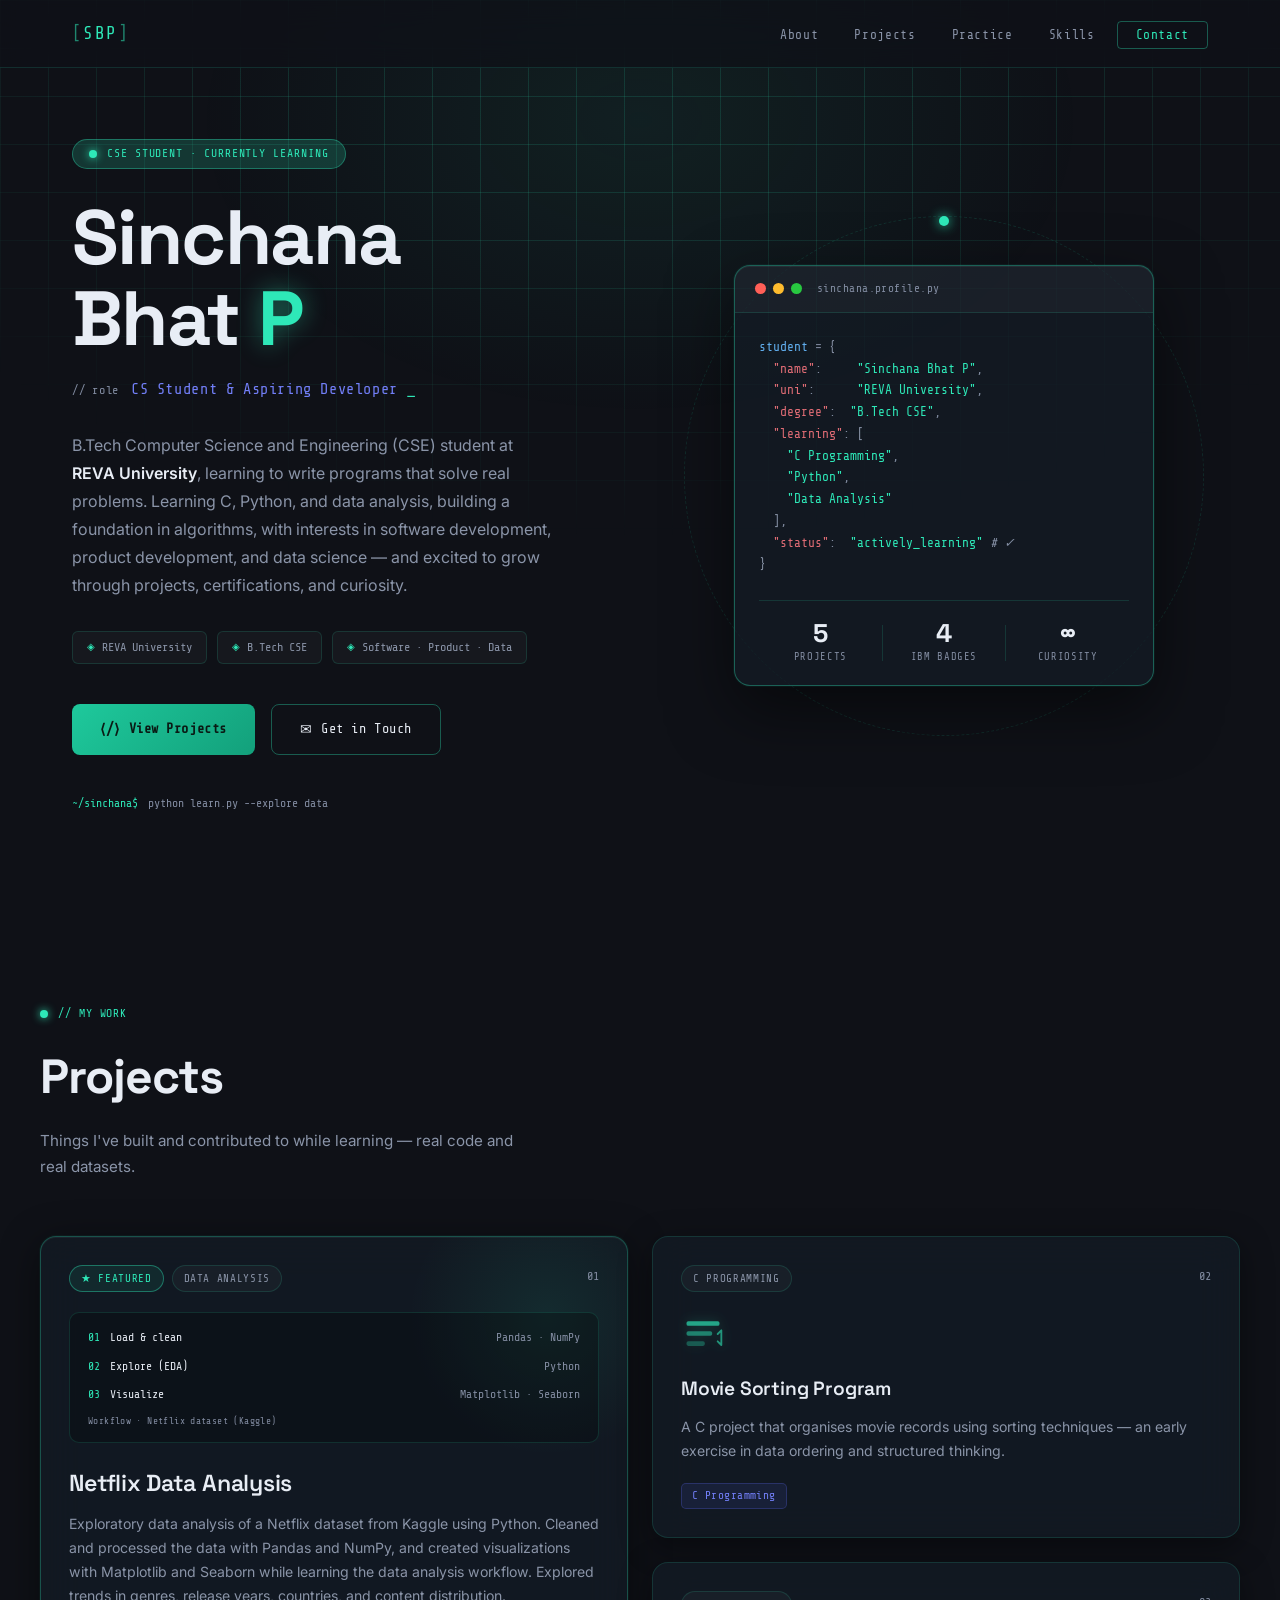
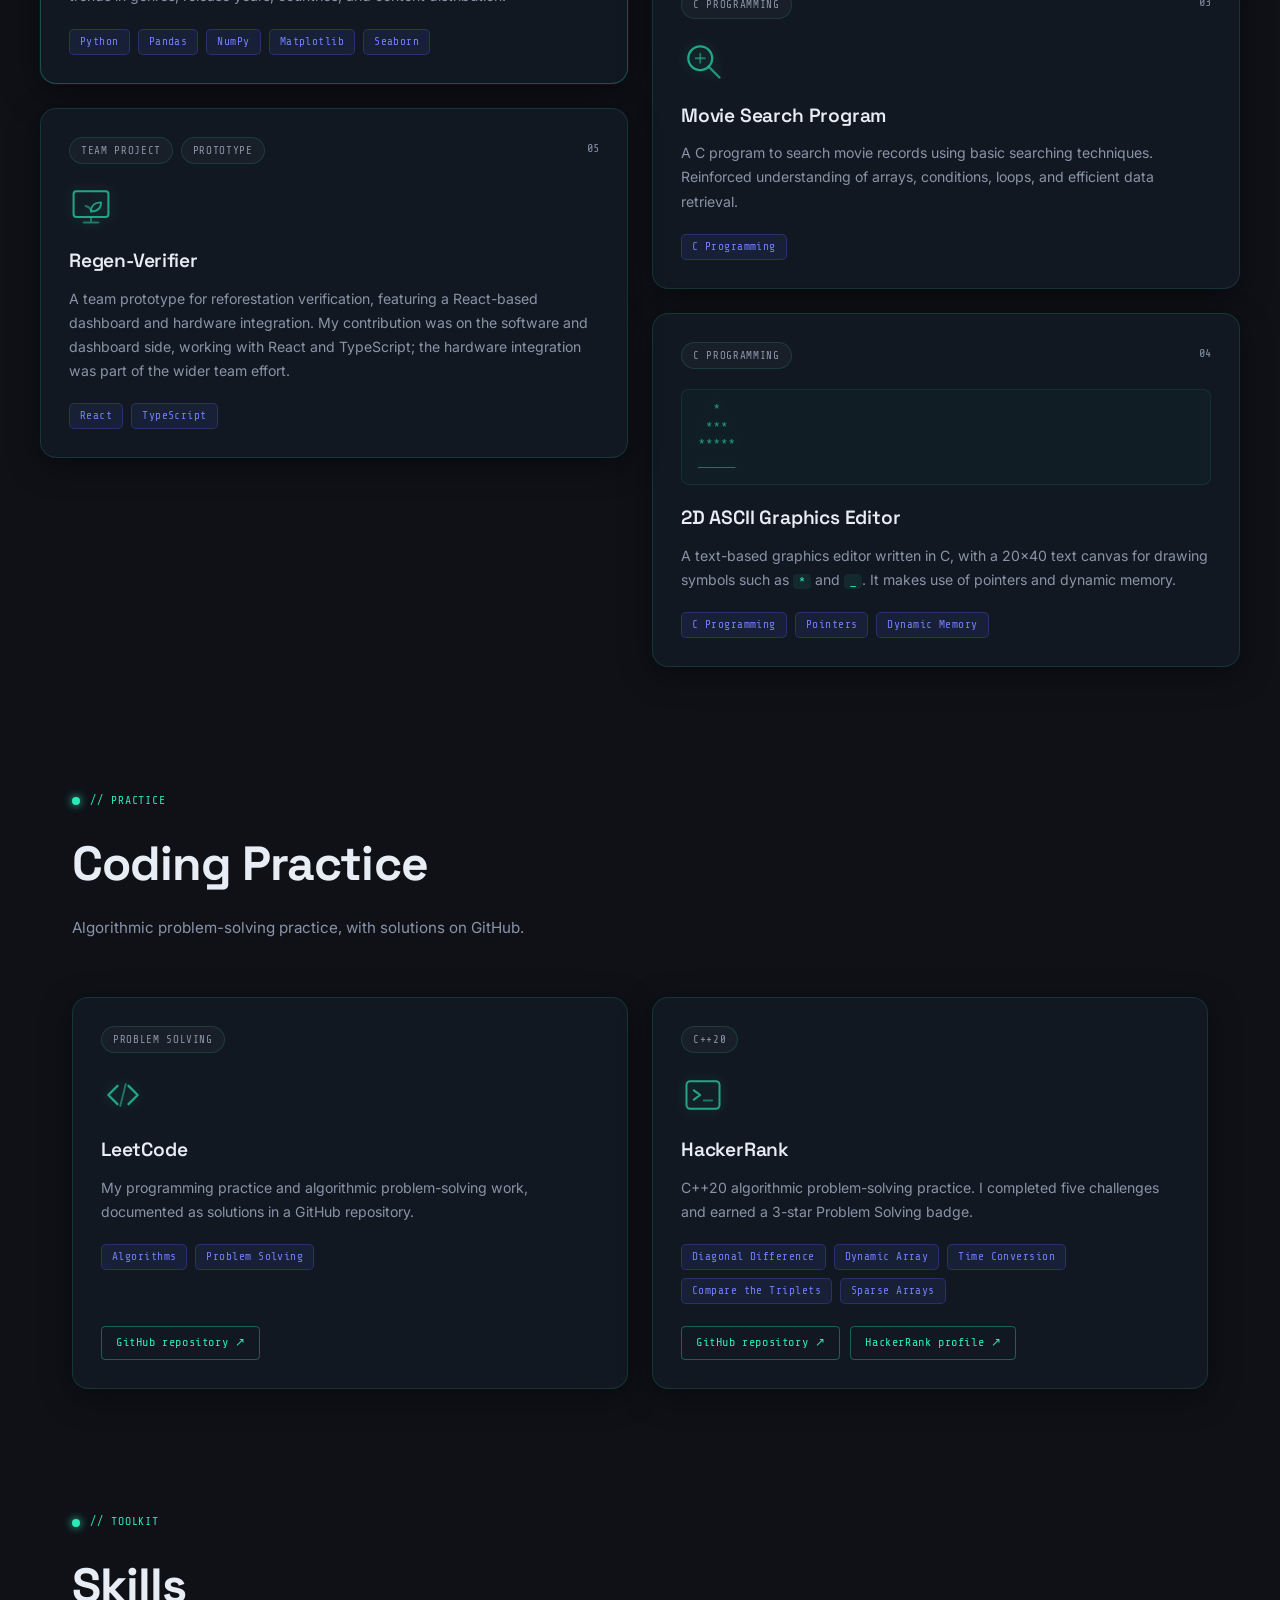
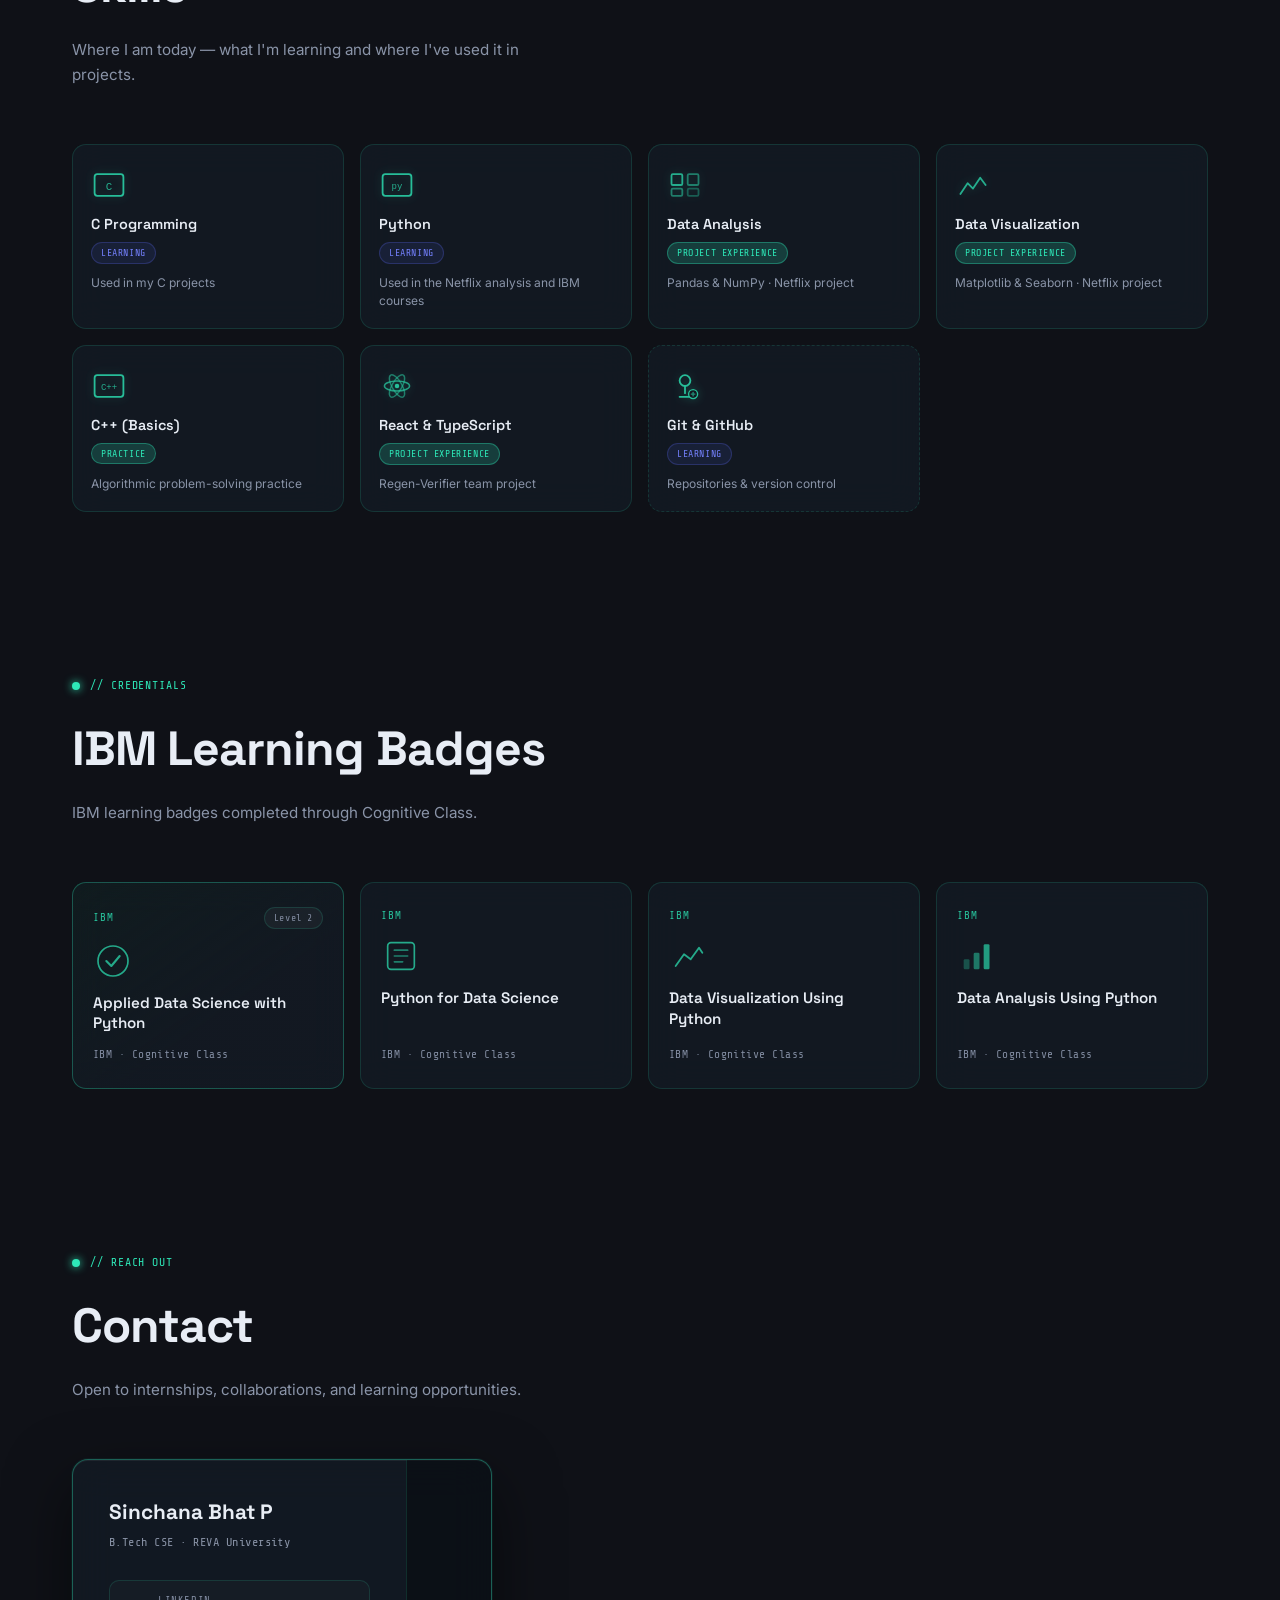
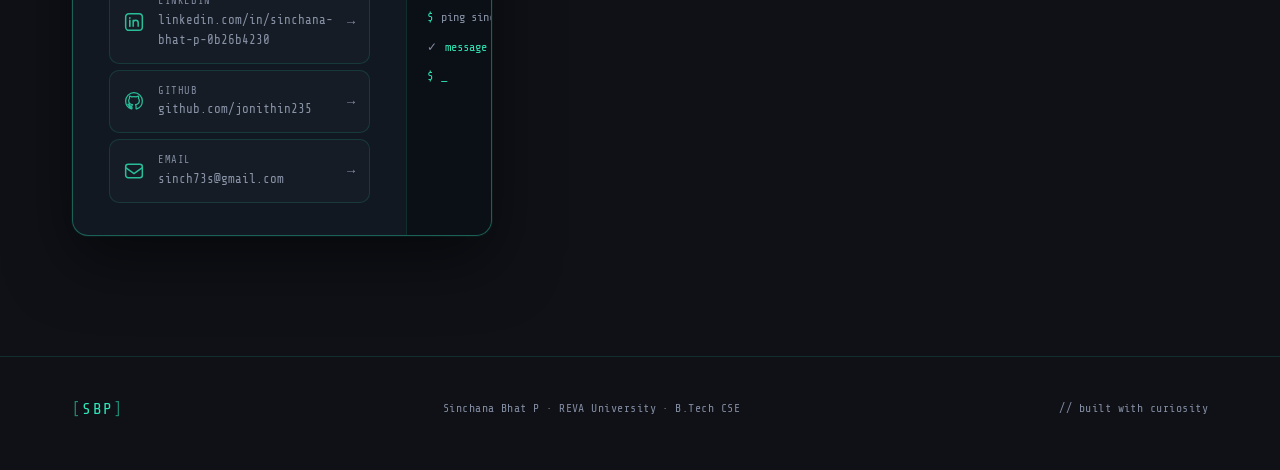
<file: index.html>
<!DOCTYPE html>
<html lang="en">
<head>
  <meta charset="UTF-8" />
  <meta name="viewport" content="width=device-width, initial-scale=1.0" />
  <title>Sinchana Bhat P — Portfolio</title>
  <meta name="description" content="Portfolio of Sinchana Bhat P, B.Tech CSE student at REVA University: projects in C and Python data analysis, coding practice, and IBM learning badges." />
  <link rel="icon" type="image/svg+xml" href="data:image/svg+xml,%3Csvg%20xmlns='http://www.w3.org/2000/svg'%20viewBox='0%200%2032%2032'%3E%3Crect%20width='32'%20height='32'%20rx='7'%20fill='%230f1117'/%3E%3Crect%20x='1'%20y='1'%20width='30'%20height='30'%20rx='6'%20fill='none'%20stroke='%232ee8b8'%20stroke-opacity='.35'%20stroke-width='1.5'/%3E%3Cpath%20d='M10%208H6.5v16H10M22%208h3.5v16H22'%20fill='none'%20stroke='%232ee8b8'%20stroke-opacity='.55'%20stroke-width='2'%20stroke-linecap='round'%20stroke-linejoin='round'/%3E%3Ctext%20x='16'%20y='22.3'%20text-anchor='middle'%20font-family='ui-monospace,Menlo,Consolas,monospace'%20font-size='17'%20font-weight='700'%20fill='%232ee8b8'%3ES%3C/text%3E%3C/svg%3E" />
  <link rel="stylesheet" href="style.css" />
  <link href="https://fonts.googleapis.com/css2?family=Share+Tech+Mono&family=Inter:wght@300;400;500;600&family=Space+Grotesk:wght@400;600;700&display=swap" rel="stylesheet" />
</head>
<body>

  <!-- Animated background grid -->
  <div class="bg-grid"></div>
  <div class="bg-glow"></div>

  <!-- Floating particles -->
  <div class="particles" aria-hidden="true">
    <span></span><span></span><span></span><span></span>
    <span></span><span></span><span></span><span></span>
  </div>

  <!-- ── NAVIGATION ── -->
  <header class="nav-wrapper" role="banner">
    <nav class="nav">
      <a href="#" class="nav-logo" aria-label="Home">
        <span class="logo-bracket">[</span>SBP<span class="logo-bracket">]</span>
      </a>

      <ul class="nav-links" role="list">
        <li><a href="#about" class="nav-link">About</a></li>
        <li><a href="#projects" class="nav-link">Projects</a></li>
        <li><a href="#practice" class="nav-link">Practice</a></li>
        <li><a href="#skills" class="nav-link">Skills</a></li>
        <li><a href="#contact" class="nav-link nav-link--cta">Contact</a></li>
      </ul>

      <button class="nav-mobile-toggle" aria-label="Toggle menu" aria-expanded="false">
        <span></span><span></span><span></span>
      </button>
    </nav>
  </header>

  <!-- ── HERO ── -->
  <main>
    <section class="hero" id="about" aria-label="Hero section">

      <!-- Left column -->
      <div class="hero-content">

        <div class="hero-eyebrow">
          <span class="eyebrow-dot"></span>
          <span class="eyebrow-text">CSE Student · Currently Learning</span>
        </div>

        <h1 class="hero-name">
          <span class="name-line name-line--first">Sinchana</span>
          <span class="name-line name-line--last">Bhat <span class="name-accent">P</span></span>
        </h1>

        <div class="hero-title-bar">
          <span class="title-label">// role</span>
          <span class="title-value">CS Student &amp; Aspiring Developer <span class="cursor-blink">_</span></span>
        </div>

        <p class="hero-intro">
          B.Tech Computer Science and Engineering (CSE) student at
          <strong>REVA University</strong>, learning to write programs that solve
          real problems. Learning C, Python, and data analysis, building a foundation
          in algorithms, with interests in software development, product development,
          and data science &mdash; and excited to grow through projects, certifications,
          and curiosity.
        </p>

        <div class="hero-meta">
          <div class="meta-chip">
            <span class="chip-icon">◈</span>
            <span>REVA University</span>
          </div>
          <div class="meta-chip">
            <span class="chip-icon">◈</span>
            <span>B.Tech CSE</span>
          </div>
          <div class="meta-chip">
            <span class="chip-icon">◈</span>
            <span>Software · Product · Data</span>
          </div>
        </div>

        <div class="hero-cta">
          <a href="#projects" class="btn btn--primary">
            <span class="btn-inner">
              <span class="btn-icon">⟨/⟩</span>
              View Projects
            </span>
            <span class="btn-glow"></span>
          </a>
          <a href="#contact" class="btn btn--ghost">
            <span class="btn-inner">
              <span class="btn-icon">✉</span>
              Get in Touch
            </span>
          </a>
        </div>

        <!-- Terminal line -->
        <div class="hero-terminal">
          <span class="terminal-prompt">~/sinchana$</span>
          <span class="terminal-cmd">python learn.py --explore data</span>
        </div>
      </div>

      <!-- Right column: glass card -->
      <div class="hero-card-col" aria-hidden="true">
        <div class="glass-card">
          <div class="card-header">
            <span class="card-dot card-dot--red"></span>
            <span class="card-dot card-dot--yellow"></span>
            <span class="card-dot card-dot--green"></span>
            <span class="card-filename">sinchana.profile.py</span>
          </div>
          <div class="card-body">
<pre class="card-code"><span class="code-v">student</span> <span class="code-op">=</span> {
  <span class="code-prop">"name"</span><span class="code-op">:</span>     <span class="code-str">"Sinchana Bhat P"</span><span class="code-op">,</span>
  <span class="code-prop">"uni"</span><span class="code-op">:</span>      <span class="code-str">"REVA University"</span><span class="code-op">,</span>
  <span class="code-prop">"degree"</span><span class="code-op">:</span>  <span class="code-str">"B.Tech CSE"</span><span class="code-op">,</span>
  <span class="code-prop">"learning"</span><span class="code-op">:</span> [
    <span class="code-str">"C Programming"</span><span class="code-op">,</span>
    <span class="code-str">"Python"</span><span class="code-op">,</span>
    <span class="code-str">"Data Analysis"</span>
  ]<span class="code-op">,</span>
  <span class="code-prop">"status"</span><span class="code-op">:</span>  <span class="code-str">"actively_learning"</span> <span class="code-comment"># ✓</span>
}</pre>

            <div class="card-stats">
              <div class="stat">
                <span class="stat-num">5</span>
                <span class="stat-label">Projects</span>
              </div>
              <div class="stat-divider"></div>
              <div class="stat">
                <span class="stat-num">4</span>
                <span class="stat-label">IBM Badges</span>
              </div>
              <div class="stat-divider"></div>
              <div class="stat">
                <span class="stat-num">∞</span>
                <span class="stat-label">Curiosity</span>
              </div>
            </div>
          </div>
        </div>

        <!-- Orbiting ring -->
        <div class="orbit-ring"></div>
        <div class="orbit-dot"></div>
      </div>

    </section>

    <!-- ── PROJECTS ── -->
    <section class="projects" id="projects" aria-label="Projects section">

      <div class="projects-inner">

        <div class="section-eyebrow">
          <span class="eyebrow-dot"></span>
          <span class="eyebrow-text">// my work</span>
        </div>
        <h2 class="section-title">Projects</h2>
        <p class="section-sub">Things I've built and contributed to while learning — real code and real datasets.</p>

        <div class="projects-grid">

          <!-- ── FEATURED: Netflix Data Analysis ── -->
          <article class="proj-card proj-card--featured" aria-label="Netflix Data Analysis (featured project)">
            <div class="proj-card-inner">

              <div class="proj-header">
                <div class="proj-badges">
                  <span class="proj-badge proj-badge--featured">★ Featured</span>
                  <span class="proj-badge">Data Analysis</span>
                </div>
                <div class="proj-num">01</div>
              </div>

              <div class="proj-viz" aria-hidden="true">
                <ol class="viz-steps">
                  <li class="viz-step"><span class="viz-step-num">01</span><span class="viz-step-label">Load &amp; clean</span><span class="viz-step-tools">Pandas · NumPy</span></li>
                  <li class="viz-step"><span class="viz-step-num">02</span><span class="viz-step-label">Explore (EDA)</span><span class="viz-step-tools">Python</span></li>
                  <li class="viz-step"><span class="viz-step-num">03</span><span class="viz-step-label">Visualize</span><span class="viz-step-tools">Matplotlib · Seaborn</span></li>
                </ol>
                <div class="viz-caption">Workflow · Netflix dataset (Kaggle)</div>
              </div>

              <h3 class="proj-title">Netflix Data Analysis</h3>
              <p class="proj-desc">
                Exploratory data analysis of a Netflix dataset from Kaggle using Python.
                Cleaned and processed the data with Pandas and NumPy, and created
                visualizations with Matplotlib and Seaborn while learning the data analysis
                workflow. Explored trends in genres, release years, countries, and content
                distribution.
              </p>

              <ul class="proj-tech" aria-label="Technologies used">
                <li class="tech-tag">Python</li>
                <li class="tech-tag">Pandas</li>
                <li class="tech-tag">NumPy</li>
                <li class="tech-tag">Matplotlib</li>
                <li class="tech-tag">Seaborn</li>
              </ul>

            </div>
            <div class="proj-card-glow" aria-hidden="true"></div>
          </article>

          <!-- ── SMALL CARDS ── -->
          <div class="proj-col-small">

            <!-- Movie Sorting Program -->
            <article class="proj-card proj-card--sm" aria-label="Movie Sorting Program">
              <div class="proj-card-inner">

                <div class="proj-header">
                  <span class="proj-badge">C Programming</span>
                  <div class="proj-num">02</div>
                </div>

                <div class="proj-icon-wrap" aria-hidden="true">
                  <svg class="proj-icon" viewBox="0 0 48 48" fill="none" xmlns="http://www.w3.org/2000/svg">
                    <rect x="6" y="10" width="36" height="5" rx="2" fill="currentColor" opacity="0.9"/>
                    <rect x="6" y="21" width="28" height="5" rx="2" fill="currentColor" opacity="0.65"/>
                    <rect x="6" y="32" width="20" height="5" rx="2" fill="currentColor" opacity="0.4"/>
                    <polyline points="40,24 44,20 44,36 40,32" stroke="currentColor" stroke-width="2" stroke-linecap="round" stroke-linejoin="round" opacity="0.8"/>
                  </svg>
                </div>

                <h3 class="proj-title">Movie Sorting Program</h3>
                <p class="proj-desc">
                  A C project that organises movie records using sorting techniques —
                  an early exercise in data ordering and structured thinking.
                </p>

                <ul class="proj-tech" aria-label="Technologies used">
                  <li class="tech-tag">C Programming</li>
                </ul>

              </div>
            </article>

            <!-- Movie Search Program -->
            <article class="proj-card proj-card--sm" aria-label="Movie Search Program">
              <div class="proj-card-inner">

                <div class="proj-header">
                  <span class="proj-badge">C Programming</span>
                  <div class="proj-num">03</div>
                </div>

                <div class="proj-icon-wrap" aria-hidden="true">
                  <svg class="proj-icon" viewBox="0 0 48 48" fill="none" xmlns="http://www.w3.org/2000/svg">
                    <circle cx="21" cy="21" r="13" stroke="currentColor" stroke-width="2.5" opacity="0.9"/>
                    <line x1="30" y1="30" x2="42" y2="42" stroke="currentColor" stroke-width="2.5" stroke-linecap="round" opacity="0.8"/>
                    <line x1="16" y1="21" x2="26" y2="21" stroke="currentColor" stroke-width="2" stroke-linecap="round" opacity="0.6"/>
                    <line x1="21" y1="16" x2="21" y2="26" stroke="currentColor" stroke-width="2" stroke-linecap="round" opacity="0.6"/>
                  </svg>
                </div>

                <h3 class="proj-title">Movie Search Program</h3>
                <p class="proj-desc">
                  A C program to search movie records using basic searching techniques.
                  Reinforced understanding of arrays, conditions, loops, and efficient
                  data retrieval.
                </p>

                <ul class="proj-tech" aria-label="Technologies used">
                  <li class="tech-tag">C Programming</li>
                </ul>

              </div>
            </article>

            <!-- 2D ASCII Graphics Editor -->
            <article class="proj-card proj-card--sm" aria-label="2D ASCII Graphics Editor">
              <div class="proj-card-inner">

                <div class="proj-header">
                  <span class="proj-badge">C Programming</span>
                  <div class="proj-num">04</div>
                </div>

                <div class="proj-ascii-preview" aria-hidden="true">
<pre>  *
 ***
*****
_____</pre>
                </div>

                <h3 class="proj-title">2D ASCII Graphics Editor</h3>
                <p class="proj-desc">
                  A text-based graphics editor written in C, with a 20×40 text canvas for
                  drawing symbols such as <code>*</code> and <code>_</code>. It makes use of
                  pointers and dynamic memory.
                </p>

                <ul class="proj-tech" aria-label="Technologies used">
                  <li class="tech-tag">C Programming</li>
                  <li class="tech-tag">Pointers</li>
                  <li class="tech-tag">Dynamic Memory</li>
                </ul>

              </div>
            </article>

          </div><!-- /proj-col-small -->

          <!-- Regen-Verifier (team project) -->
          <article class="proj-card proj-card--wide" aria-label="Regen-Verifier team project">
            <div class="proj-card-inner">

              <div class="proj-header">
                <div class="proj-badges">
                  <span class="proj-badge">Team Project</span>
                  <span class="proj-badge">Prototype</span>
                </div>
                <div class="proj-num">05</div>
              </div>

              <div class="proj-icon-wrap" aria-hidden="true">
                <svg class="proj-icon" viewBox="0 0 48 48" fill="none" xmlns="http://www.w3.org/2000/svg">
                  <rect x="5" y="8" width="38" height="28" rx="3" stroke="currentColor" stroke-width="2.2" opacity="0.9"/>
                  <path d="M16 42h16M24 36v6" stroke="currentColor" stroke-width="2.2" stroke-linecap="round" opacity="0.6"/>
                  <path d="M24 30c0-6 4-10 11-10 0 7-4 10-11 10z" stroke="currentColor" stroke-width="2" stroke-linejoin="round" opacity="0.85"/>
                  <path d="M24 30c0-3-2-5-6-6" stroke="currentColor" stroke-width="2" stroke-linecap="round" opacity="0.6"/>
                </svg>
              </div>

              <h3 class="proj-title">Regen-Verifier</h3>
              <p class="proj-desc">
                A team prototype for reforestation verification, featuring a React-based
                dashboard and hardware integration. My contribution was on the software and
                dashboard side, working with React and TypeScript; the hardware integration
                was part of the wider team effort.
              </p>

              <ul class="proj-tech" aria-label="Technologies used">
                <li class="tech-tag">React</li>
                <li class="tech-tag">TypeScript</li>
              </ul>

            </div>
          </article>

        </div><!-- /projects-grid -->
      </div><!-- /projects-inner -->
    </section>


        <!-- ── PRACTICE ── -->
    <section class="practice-section" id="practice" aria-label="Coding practice section">
      <div class="section-inner">

        <div class="section-eyebrow">
          <span class="eyebrow-dot"></span>
          <span class="eyebrow-text">// practice</span>
        </div>
        <h2 class="section-title">Coding Practice</h2>
        <p class="section-sub">Algorithmic problem-solving practice, with solutions on GitHub.</p>

        <div class="practice-grid">

          <!-- LeetCode -->
          <article class="proj-card" aria-label="LeetCode practice">
            <div class="proj-card-inner">

              <div class="proj-header">
                <span class="proj-badge">Problem Solving</span>
              </div>

              <div class="proj-icon-wrap" aria-hidden="true">
                <svg class="proj-icon" viewBox="0 0 48 48" fill="none" xmlns="http://www.w3.org/2000/svg">
                  <polyline points="18,14 8,24 18,34" stroke="currentColor" stroke-width="2.5" stroke-linecap="round" stroke-linejoin="round" opacity="0.9"/>
                  <polyline points="30,14 40,24 30,34" stroke="currentColor" stroke-width="2.5" stroke-linecap="round" stroke-linejoin="round" opacity="0.9"/>
                  <line x1="27" y1="12" x2="21" y2="36" stroke="currentColor" stroke-width="2" stroke-linecap="round" opacity="0.6"/>
                </svg>
              </div>

              <h3 class="proj-title">LeetCode</h3>
              <p class="proj-desc">
                My programming practice and algorithmic problem-solving work, documented
                as solutions in a GitHub repository.
              </p>

              <ul class="proj-tech" aria-label="Focus areas">
                <li class="tech-tag">Algorithms</li>
                <li class="tech-tag">Problem Solving</li>
              </ul>

              <div class="proj-links">
                <a href="https://github.com/jonithin235/leetcode-solutions" class="proj-link" target="_blank" rel="noopener noreferrer" aria-label="GitHub repository: LeetCode solutions (opens in a new tab)">
                  GitHub repository <span aria-hidden="true">↗</span>
                </a>
              </div>

            </div>
          </article>

          <!-- HackerRank -->
          <article class="proj-card" aria-label="HackerRank practice">
            <div class="proj-card-inner">

              <div class="proj-header">
                <span class="proj-badge">C++20</span>
              </div>

              <div class="proj-icon-wrap" aria-hidden="true">
                <svg class="proj-icon" viewBox="0 0 48 48" fill="none" xmlns="http://www.w3.org/2000/svg">
                  <rect x="6" y="9" width="36" height="30" rx="4" stroke="currentColor" stroke-width="2.2" opacity="0.9"/>
                  <polyline points="14,19 21,24 14,29" stroke="currentColor" stroke-width="2.3" stroke-linecap="round" stroke-linejoin="round" opacity="0.9"/>
                  <line x1="25" y1="30" x2="34" y2="30" stroke="currentColor" stroke-width="2.3" stroke-linecap="round" opacity="0.6"/>
                </svg>
              </div>

              <h3 class="proj-title">HackerRank</h3>
              <p class="proj-desc">
                C++20 algorithmic problem-solving practice. I completed five challenges
                and earned a 3-star Problem Solving badge.
              </p>

              <ul class="proj-tech" aria-label="Completed challenges">
                <li class="tech-tag">Diagonal Difference</li>
                <li class="tech-tag">Dynamic Array</li>
                <li class="tech-tag">Time Conversion</li>
                <li class="tech-tag">Compare the Triplets</li>
                <li class="tech-tag">Sparse Arrays</li>
              </ul>

              <div class="proj-links">
                <a href="https://github.com/jonithin235/HackerRank-3rdSem-Portfolio" class="proj-link" target="_blank" rel="noopener noreferrer" aria-label="GitHub repository: HackerRank solutions (opens in a new tab)">
                  GitHub repository <span aria-hidden="true">↗</span>
                </a>
                <a href="https://www.hackerrank.com/profile/sinch73s" class="proj-link" target="_blank" rel="noopener noreferrer" aria-label="HackerRank profile (opens in a new tab)">
                  HackerRank profile <span aria-hidden="true">↗</span>
                </a>
              </div>

            </div>
          </article>

        </div><!-- /practice-grid -->
      </div>
    </section>


    <!-- ── SKILLS ── -->
    <section class="skills-section" id="skills" aria-label="Skills section">
      <div class="section-inner">

        <div class="section-eyebrow">
          <span class="eyebrow-dot"></span>
          <span class="eyebrow-text">// toolkit</span>
        </div>
        <h2 class="section-title">Skills</h2>
        <p class="section-sub">Where I am today — what I'm learning and where I've used it in projects.</p>

        <div class="skills-grid">
          <div class="skill-card">
            <div class="skill-icon" aria-hidden="true">
              <svg viewBox="0 0 40 40" fill="none"><rect x="4" y="8" width="32" height="24" rx="3" stroke="currentColor" stroke-width="2"/><text x="20" y="25" text-anchor="middle" font-family="monospace" font-size="12" fill="currentColor" opacity="0.9">C</text></svg>
            </div>
            <span class="skill-name">C Programming</span>
            <span class="skill-learning-badge">Learning</span>
            <p class="skill-note">Used in my C projects</p>
          </div>

          <div class="skill-card">
            <div class="skill-icon" aria-hidden="true">
              <svg viewBox="0 0 40 40" fill="none"><rect x="4" y="8" width="32" height="24" rx="3" stroke="currentColor" stroke-width="2"/><text x="20" y="24" text-anchor="middle" font-family="monospace" font-size="10" fill="currentColor" opacity="0.9">py</text></svg>
            </div>
            <span class="skill-name">Python</span>
            <span class="skill-learning-badge">Learning</span>
            <p class="skill-note">Used in the Netflix analysis and IBM courses</p>
          </div>

          <div class="skill-card">
            <div class="skill-icon" aria-hidden="true">
              <svg viewBox="0 0 40 40" fill="none"><rect x="5" y="8" width="12" height="12" rx="1.5" stroke="currentColor" stroke-width="2" opacity="0.9"/><rect x="23" y="8" width="12" height="12" rx="1.5" stroke="currentColor" stroke-width="2" opacity="0.6"/><rect x="5" y="24" width="12" height="8" rx="1.5" stroke="currentColor" stroke-width="2" opacity="0.6"/><rect x="23" y="24" width="12" height="8" rx="1.5" stroke="currentColor" stroke-width="2" opacity="0.4"/></svg>
            </div>
            <span class="skill-name">Data Analysis</span>
            <span class="skill-status">Project experience</span>
            <p class="skill-note">Pandas &amp; NumPy · Netflix project</p>
          </div>

          <div class="skill-card">
            <div class="skill-icon" aria-hidden="true">
              <svg viewBox="0 0 40 40" fill="none"><polyline points="6,30 14,18 20,24 28,12 34,20" stroke="currentColor" stroke-width="2" stroke-linecap="round" stroke-linejoin="round" opacity="0.9"/></svg>
            </div>
            <span class="skill-name">Data Visualization</span>
            <span class="skill-status">Project experience</span>
            <p class="skill-note">Matplotlib &amp; Seaborn · Netflix project</p>
          </div>

          <div class="skill-card">
            <div class="skill-icon" aria-hidden="true">
              <svg viewBox="0 0 40 40" fill="none"><rect x="4" y="8" width="32" height="24" rx="3" stroke="currentColor" stroke-width="2"/><text x="20" y="24" text-anchor="middle" font-family="monospace" font-size="10" fill="currentColor" opacity="0.9">C++</text></svg>
            </div>
            <span class="skill-name">C++ (Basics)</span>
            <span class="skill-status">Practice</span>
            <p class="skill-note">Algorithmic problem-solving practice</p>
          </div>

          <div class="skill-card">
            <div class="skill-icon" aria-hidden="true">
              <svg viewBox="0 0 40 40" fill="none"><circle cx="20" cy="20" r="2.5" fill="currentColor"/><ellipse cx="20" cy="20" rx="14" ry="5.5" stroke="currentColor" stroke-width="1.6" opacity="0.8"/><ellipse cx="20" cy="20" rx="14" ry="5.5" stroke="currentColor" stroke-width="1.6" opacity="0.6" transform="rotate(60 20 20)"/><ellipse cx="20" cy="20" rx="14" ry="5.5" stroke="currentColor" stroke-width="1.6" opacity="0.6" transform="rotate(120 20 20)"/></svg>
            </div>
            <span class="skill-name">React &amp; TypeScript</span>
            <span class="skill-status">Project experience</span>
            <p class="skill-note">Regen-Verifier team project</p>
          </div>

          <div class="skill-card skill-card--learning">
            <div class="skill-icon" aria-hidden="true">
              <svg viewBox="0 0 40 40" fill="none"><circle cx="20" cy="14" r="6" stroke="currentColor" stroke-width="2"/><path d="M20 20v8m-6 4h12" stroke="currentColor" stroke-width="2" stroke-linecap="round"/><circle cx="29" cy="29" r="5" fill="var(--bg-surface)" stroke="currentColor" stroke-width="1.5"/><path d="M27 29h4M29 27v4" stroke="currentColor" stroke-width="1.5" stroke-linecap="round" opacity="0.7"/></svg>
            </div>
            <span class="skill-name">Git &amp; GitHub</span>
            <span class="skill-learning-badge">Learning</span>
            <p class="skill-note">Repositories &amp; version control</p>
          </div>
        </div>
      </div>
    </section>

    <!-- ── IBM LEARNING BADGES ── -->
    <section class="certs-section" id="certs" aria-label="IBM Learning Badges section">
      <div class="section-inner">

        <div class="section-eyebrow">
          <span class="eyebrow-dot"></span>
          <span class="eyebrow-text">// credentials</span>
        </div>
        <h2 class="section-title">IBM Learning Badges</h2>
        <p class="section-sub">IBM learning badges completed through Cognitive Class.</p>

        <div class="certs-grid">

          <div class="cert-card cert-card--primary">
            <div class="cert-issuer-row">
              <span class="cert-issuer">IBM</span>
              <span class="cert-level">Level 2</span>
            </div>
            <div class="cert-icon" aria-hidden="true">
              <svg viewBox="0 0 48 48" fill="none"><circle cx="24" cy="24" r="18" stroke="currentColor" stroke-width="2"/><path d="M16 24l6 6 10-12" stroke="currentColor" stroke-width="2.5" stroke-linecap="round" stroke-linejoin="round"/></svg>
            </div>
            <h3 class="cert-title">Applied Data Science with Python</h3>
            <p class="cert-meta">IBM · Cognitive Class</p>
          </div>

          <div class="cert-card">
            <div class="cert-issuer-row">
              <span class="cert-issuer">IBM</span>
            </div>
            <div class="cert-icon" aria-hidden="true">
              <svg viewBox="0 0 48 48" fill="none"><rect x="8" y="8" width="32" height="32" rx="4" stroke="currentColor" stroke-width="2"/><path d="M16 24h16M16 17h16M16 31h10" stroke="currentColor" stroke-width="2" stroke-linecap="round" opacity="0.7"/></svg>
            </div>
            <h3 class="cert-title">Python for Data Science</h3>
            <p class="cert-meta">IBM · Cognitive Class</p>
          </div>

          <div class="cert-card">
            <div class="cert-issuer-row">
              <span class="cert-issuer">IBM</span>
            </div>
            <div class="cert-icon" aria-hidden="true">
              <svg viewBox="0 0 48 48" fill="none"><polyline points="8,36 18,22 26,28 36,14 40,20" stroke="currentColor" stroke-width="2.2" stroke-linecap="round" stroke-linejoin="round"/></svg>
            </div>
            <h3 class="cert-title">Data Visualization Using Python</h3>
            <p class="cert-meta">IBM · Cognitive Class</p>
          </div>

          <div class="cert-card">
            <div class="cert-issuer-row">
              <span class="cert-issuer">IBM</span>
            </div>
            <div class="cert-icon" aria-hidden="true">
              <svg viewBox="0 0 48 48" fill="none"><rect x="8" y="28" width="7" height="12" rx="1.5" fill="currentColor" opacity="0.4"/><rect x="20" y="20" width="7" height="20" rx="1.5" fill="currentColor" opacity="0.65"/><rect x="32" y="10" width="7" height="30" rx="1.5" fill="currentColor" opacity="0.9"/></svg>
            </div>
            <h3 class="cert-title">Data Analysis Using Python</h3>
            <p class="cert-meta">IBM · Cognitive Class</p>
          </div>

        </div>
      </div>
    </section>

    <!-- ── CONTACT ── -->
    <section class="contact-section" id="contact" aria-label="Contact section">
      <div class="section-inner">

        <div class="section-eyebrow">
          <span class="eyebrow-dot"></span>
          <span class="eyebrow-text">// reach out</span>
        </div>
        <h2 class="section-title">Contact</h2>
        <p class="section-sub">Open to internships, collaborations, and learning opportunities.</p>

        <div class="contact-wrapper">

          <div class="contact-card glass-card">
            <div class="contact-info">
              <div class="contact-name-block">
                <p class="contact-name">Sinchana Bhat P</p>
                <p class="contact-uni">B.Tech CSE · REVA University</p>
              </div>

              <ul class="contact-links" role="list">
                <li>
                  <a href="https://www.linkedin.com/in/sinchana-bhat-p-0b26b4230" class="contact-link" aria-label="LinkedIn profile" target="_blank" rel="noopener noreferrer">
                    <span class="contact-link-icon" aria-hidden="true">
                      <svg viewBox="0 0 24 24" fill="none"><rect x="2" y="2" width="20" height="20" rx="4" stroke="currentColor" stroke-width="1.8"/><path d="M7 10v7M7 7v.5" stroke="currentColor" stroke-width="2" stroke-linecap="round"/><path d="M11 17v-4a3 3 0 016 0v4M11 10v7" stroke="currentColor" stroke-width="1.8" stroke-linecap="round"/></svg>
                    </span>
                    <span class="contact-link-text">
                      <span class="contact-link-label">LinkedIn</span>
                      <span class="contact-link-val">linkedin.com/in/sinchana-bhat-p-0b26b4230</span>
                    </span>
                    <span class="contact-link-arrow">→</span>
                  </a>
                </li>
                <li>
                  <a href="https://github.com/jonithin235" class="contact-link" aria-label="GitHub profile" target="_blank" rel="noopener noreferrer">
                    <span class="contact-link-icon" aria-hidden="true">
                      <svg viewBox="0 0 24 24" fill="none"><path d="M12 2C6.477 2 2 6.477 2 12c0 4.418 2.865 8.166 6.839 9.489.5.092.682-.217.682-.482 0-.237-.009-.868-.013-1.703-2.782.604-3.369-1.34-3.369-1.34-.454-1.156-1.11-1.464-1.11-1.464-.908-.62.069-.608.069-.608 1.003.07 1.531 1.03 1.531 1.03.892 1.529 2.341 1.087 2.91.832.092-.647.35-1.088.636-1.338-2.22-.253-4.555-1.11-4.555-4.943 0-1.091.39-1.984 1.029-2.683-.103-.253-.446-1.27.098-2.647 0 0 .84-.269 2.75 1.025A9.578 9.578 0 0112 6.836c.85.004 1.705.114 2.504.336 1.909-1.294 2.747-1.025 2.747-1.025.546 1.377.202 2.394.1 2.647.64.699 1.028 1.592 1.028 2.683 0 3.842-2.339 4.687-4.566 4.935.359.309.678.919.678 1.852 0 1.336-.012 2.415-.012 2.743 0 .267.18.578.688.48C19.138 20.163 22 16.418 22 12c0-5.523-4.477-10-10-10z" stroke="currentColor" stroke-width="1.5" stroke-linejoin="round"/></svg>
                    </span>
                    <span class="contact-link-text">
                      <span class="contact-link-label">GitHub</span>
                      <span class="contact-link-val">github.com/jonithin235</span>
                    </span>
                    <span class="contact-link-arrow">→</span>
                  </a>
                </li>
                <li>
                  <a href="mailto:sinch73s@gmail.com" class="contact-link" aria-label="Email">
                    <span class="contact-link-icon" aria-hidden="true">
                      <svg viewBox="0 0 24 24" fill="none"><rect x="2" y="4" width="20" height="16" rx="3" stroke="currentColor" stroke-width="1.8"/><path d="M2 8l10 7 10-7" stroke="currentColor" stroke-width="1.8" stroke-linecap="round"/></svg>
                    </span>
                    <span class="contact-link-text">
                      <span class="contact-link-label">Email</span>
                      <span class="contact-link-val">sinch73s@gmail.com</span>
                    </span>
                    <span class="contact-link-arrow">→</span>
                  </a>
                </li>
              </ul>
            </div>

            <div class="contact-terminal" aria-hidden="true">
              <div class="ct-line"><span class="ct-prompt">$</span> <span class="ct-cmd">ping sinchana --msg "hello"</span></div>
              <div class="ct-line ct-response">✓ <span class="ct-ok">message delivered</span></div>
              <div class="ct-line"><span class="ct-prompt">$</span> <span class="cursor-blink">_</span></div>
            </div>
          </div>

        </div>
      </div>
    </section>

    <!-- ── FOOTER ── -->
    <footer class="site-footer">
      <div class="section-inner">
        <div class="footer-inner">
          <span class="footer-logo"><span class="logo-bracket">[</span>SBP<span class="logo-bracket">]</span></span>
          <span class="footer-copy">Sinchana Bhat P · REVA University · B.Tech CSE</span>
          <span class="footer-mono">// built with curiosity</span>
        </div>
      </div>
    </footer>

  </main>

  <script>
    const toggle = document.querySelector('.nav-mobile-toggle');
    const links  = document.querySelector('.nav-links');
    toggle.addEventListener('click', () => {
      const open = links.classList.toggle('is-open');
      toggle.setAttribute('aria-expanded', open);
    });
    links.querySelectorAll('.nav-link').forEach(l =>
      l.addEventListener('click', () => {
        links.classList.remove('is-open');
        toggle.setAttribute('aria-expanded', false);
      })
    );
  </script>
</body>
</html>
</file>
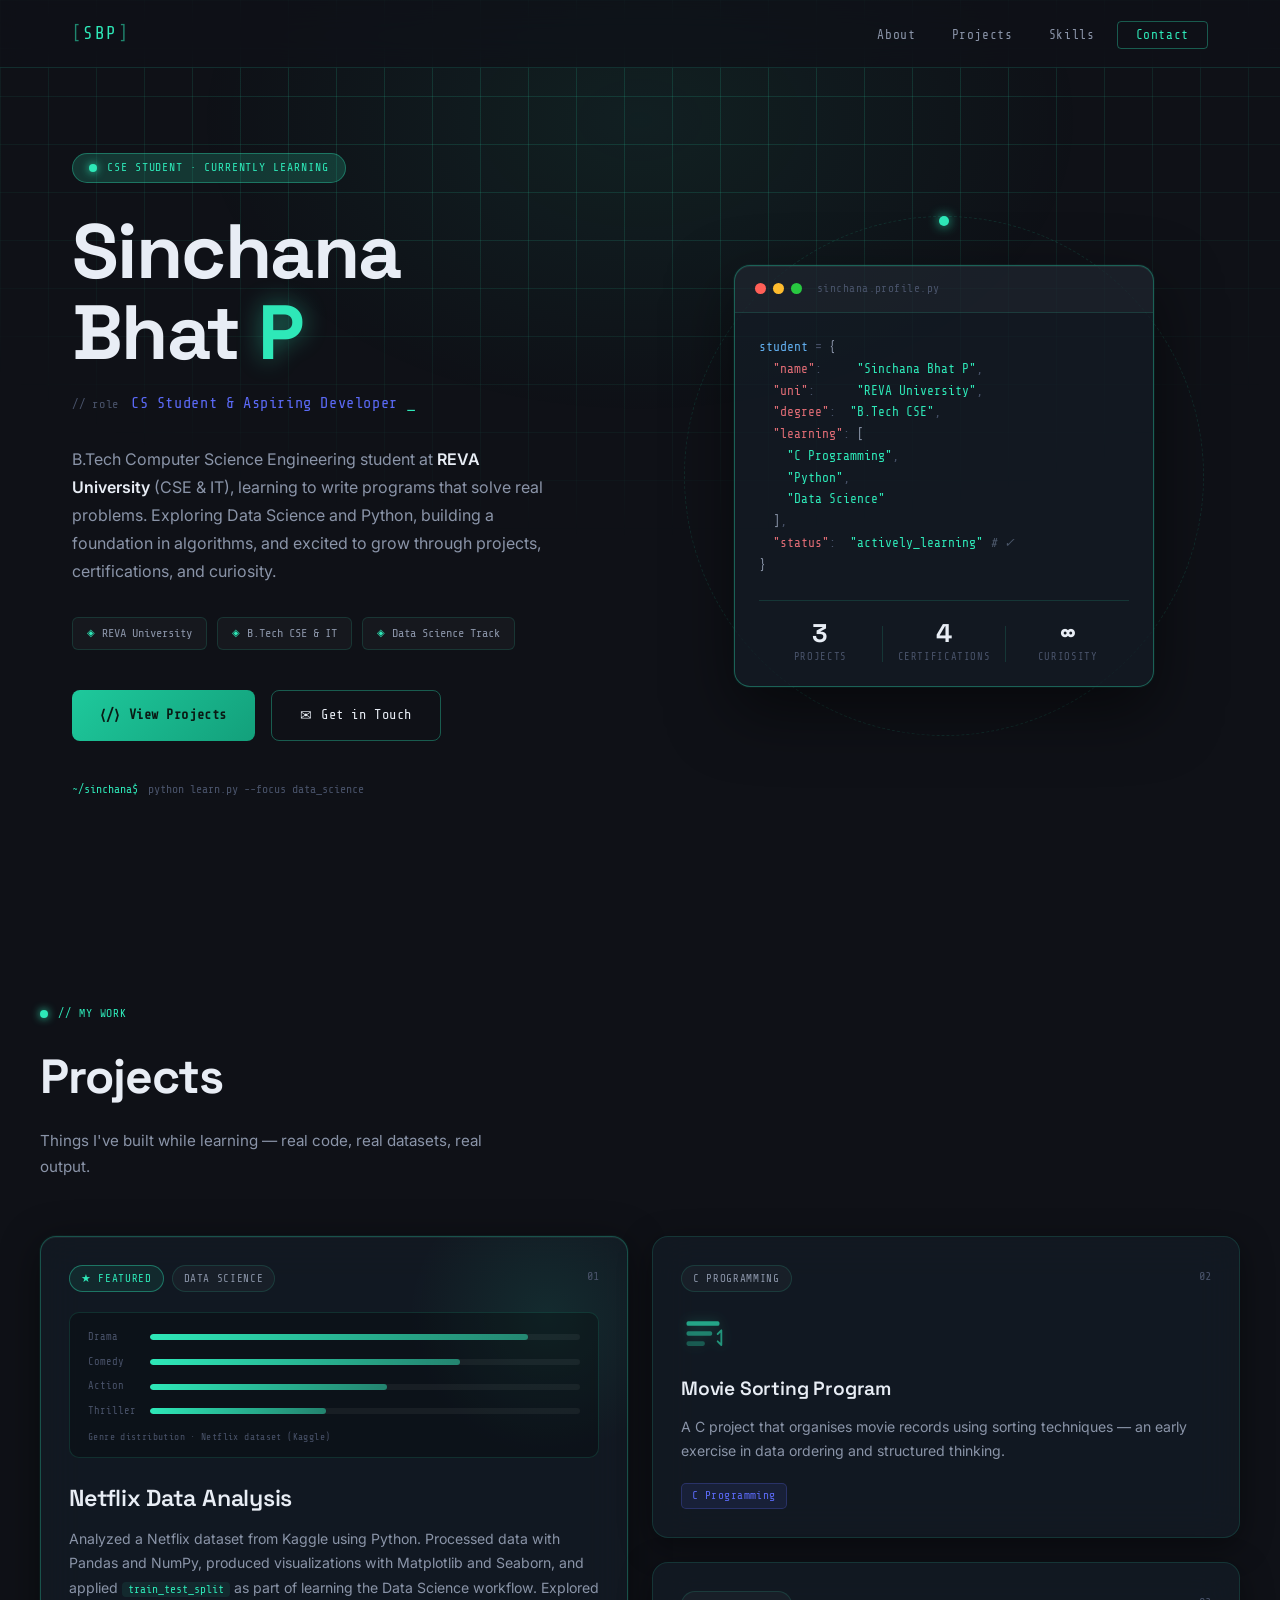
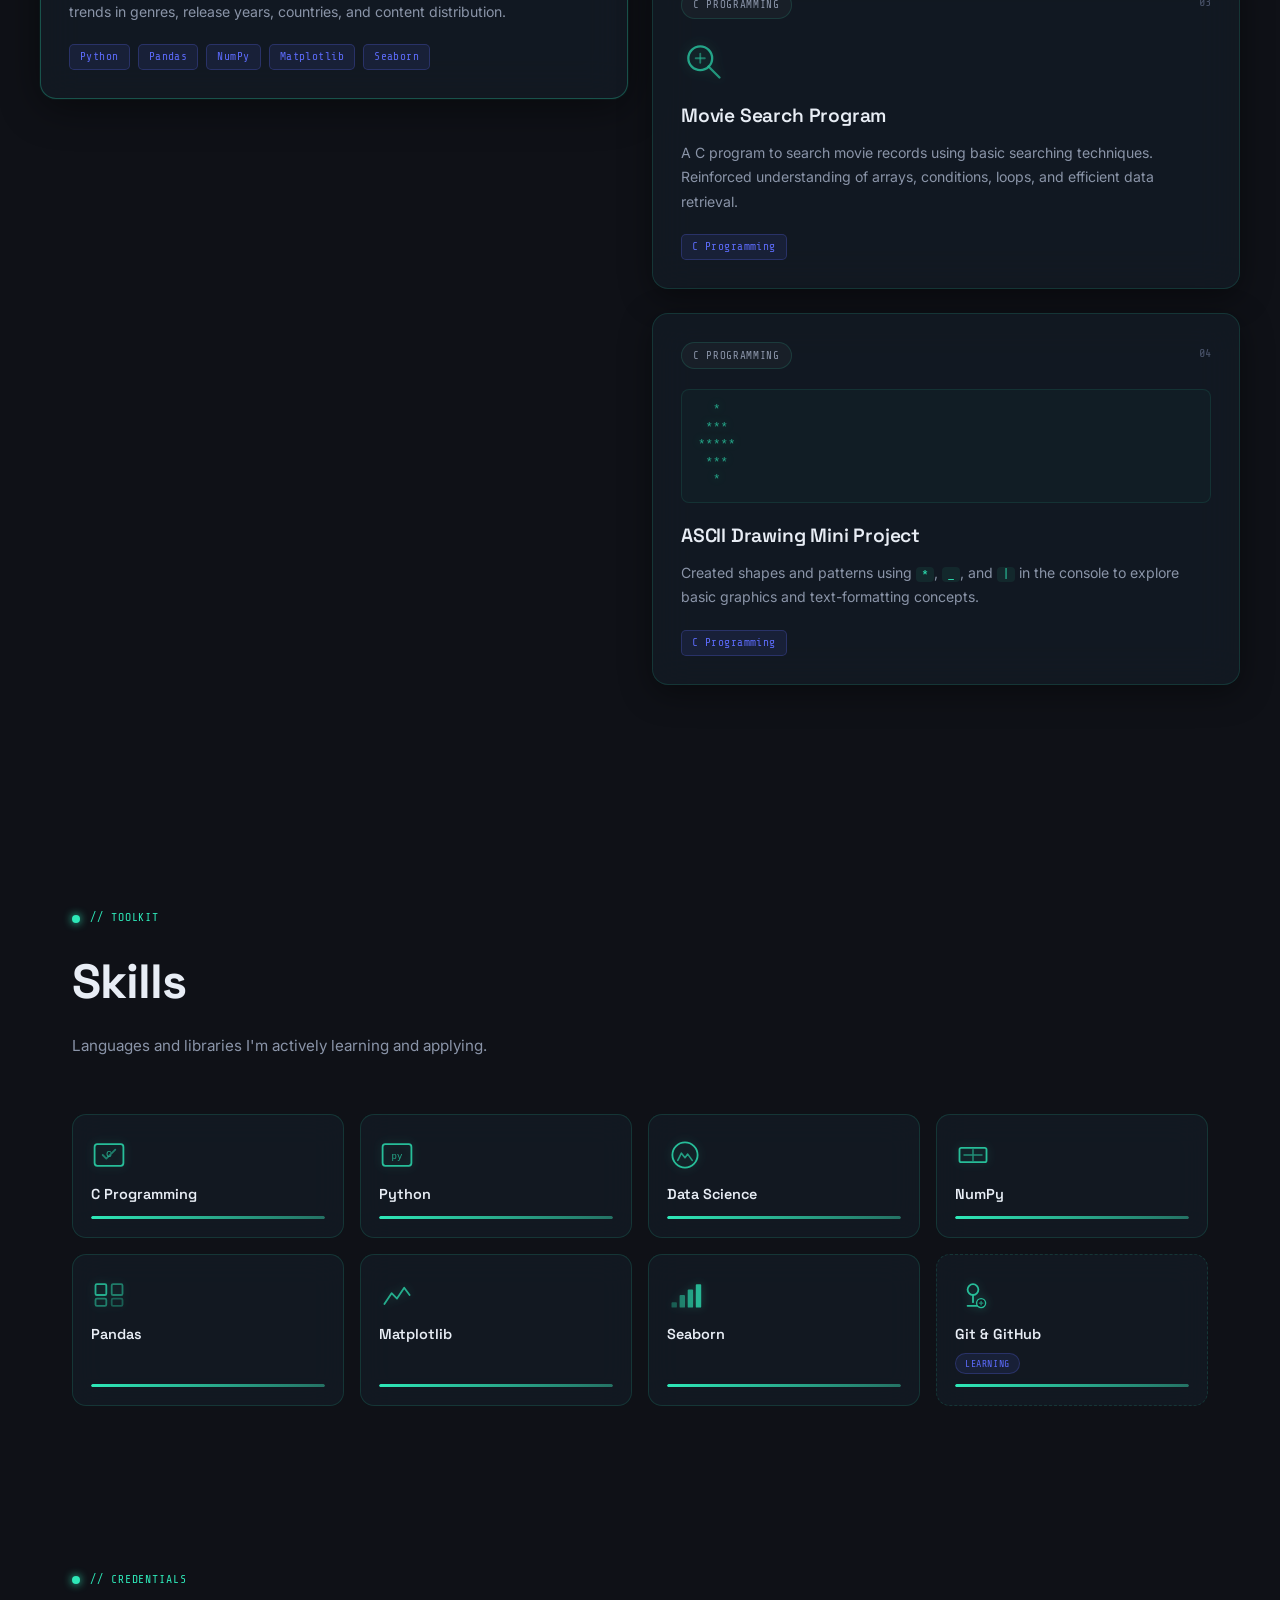
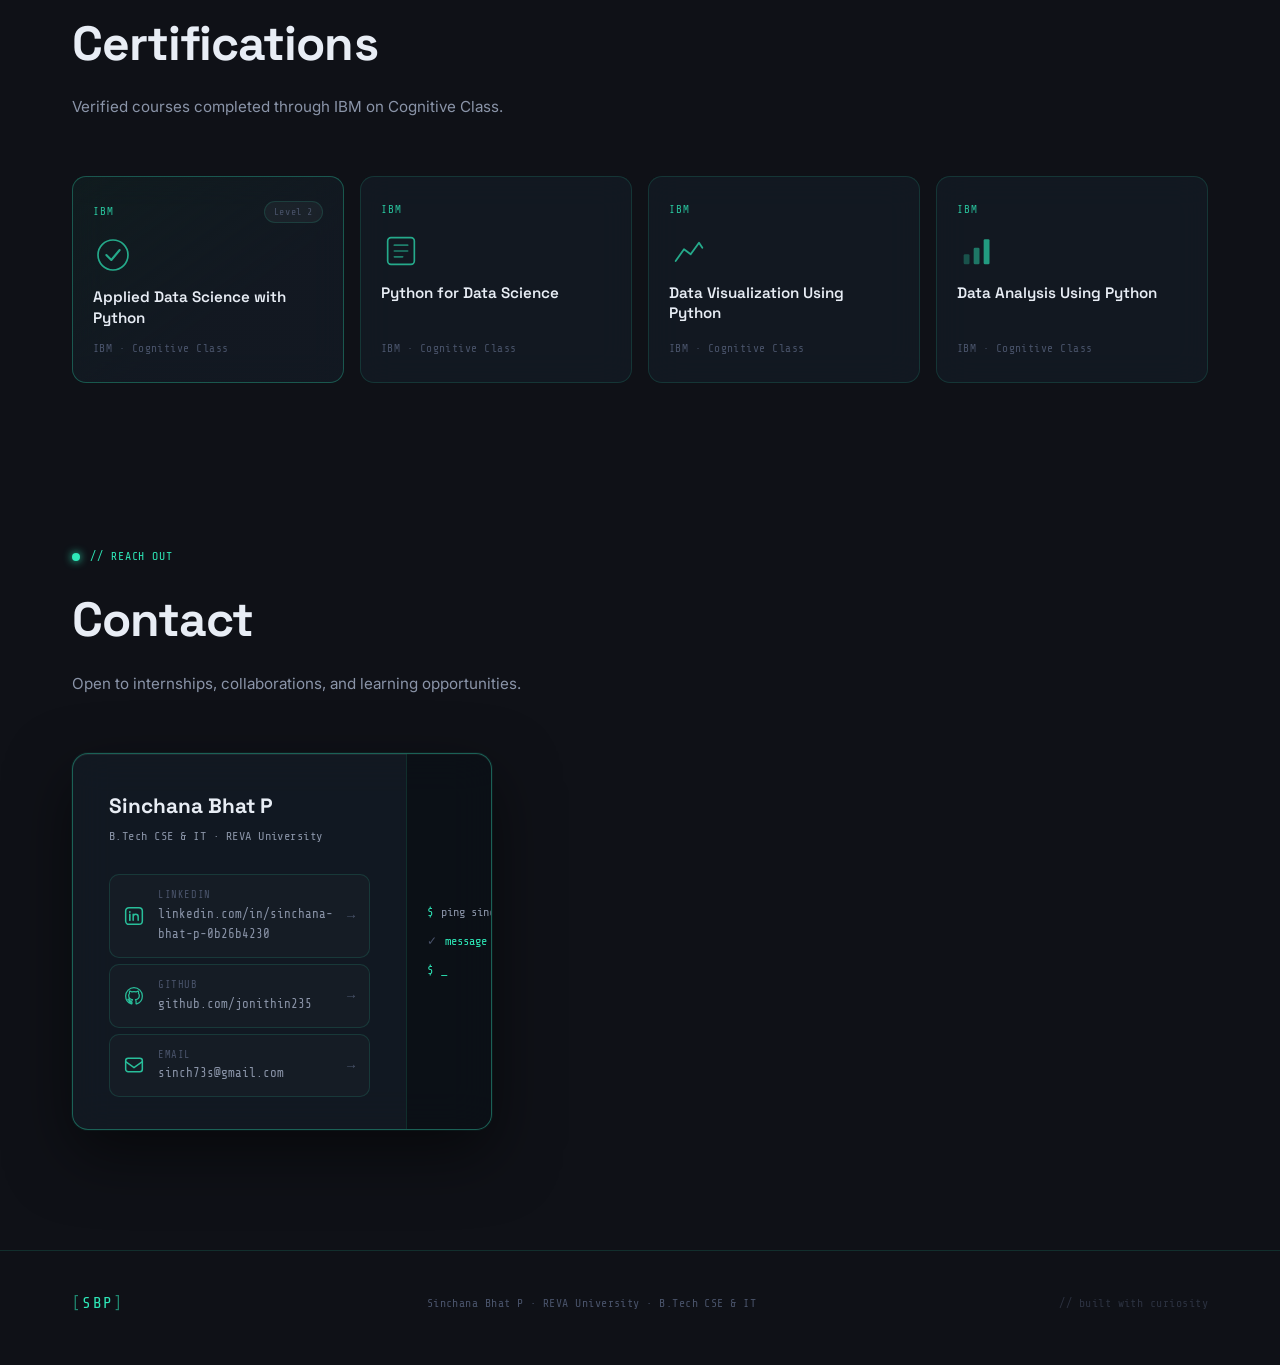
<file: portfolio/index.html>
<!DOCTYPE html>
<html lang="en">
<head>
  <meta charset="UTF-8" />
  <meta name="viewport" content="width=device-width, initial-scale=1.0" />
  <title>Sinchana Bhat P — Portfolio</title>
  <link rel="stylesheet" href="style.css" />
  <link href="https://fonts.googleapis.com/css2?family=Share+Tech+Mono&family=Inter:wght@300;400;500;600&family=Space+Grotesk:wght@400;600;700&display=swap" rel="stylesheet" />
</head>
<body>

  <!-- Animated background grid -->
  <div class="bg-grid"></div>
  <div class="bg-glow"></div>

  <!-- Floating particles -->
  <div class="particles" aria-hidden="true">
    <span></span><span></span><span></span><span></span>
    <span></span><span></span><span></span><span></span>
  </div>

  <!-- ── NAVIGATION ── -->
  <header class="nav-wrapper" role="banner">
    <nav class="nav">
      <a href="#" class="nav-logo" aria-label="Home">
        <span class="logo-bracket">[</span>SBP<span class="logo-bracket">]</span>
      </a>

      <ul class="nav-links" role="list">
        <li><a href="#about" class="nav-link">About</a></li>
        <li><a href="#projects" class="nav-link">Projects</a></li>
        <li><a href="#skills" class="nav-link">Skills</a></li>
        <li><a href="#contact" class="nav-link nav-link--cta">Contact</a></li>
      </ul>

      <button class="nav-mobile-toggle" aria-label="Toggle menu" aria-expanded="false">
        <span></span><span></span><span></span>
      </button>
    </nav>
  </header>

  <!-- ── HERO ── -->
  <main>
    <section class="hero" id="about" aria-label="Hero section">

      <!-- Left column -->
      <div class="hero-content">

        <div class="hero-eyebrow">
          <span class="eyebrow-dot"></span>
          <span class="eyebrow-text">CSE Student · Currently Learning</span>
        </div>

        <h1 class="hero-name">
          <span class="name-line name-line--first">Sinchana</span>
          <span class="name-line name-line--last">Bhat <span class="name-accent">P</span></span>
        </h1>

        <div class="hero-title-bar">
          <span class="title-label">// role</span>
          <span class="title-value">CS Student &amp; Aspiring Developer <span class="cursor-blink">_</span></span>
        </div>

        <p class="hero-intro">
          B.Tech Computer Science Engineering student at <strong>REVA University</strong>
          (CSE &amp; IT), learning to write programs that solve real problems.
          Exploring Data Science and Python, building a foundation in algorithms,
          and excited to grow through projects, certifications, and curiosity.
        </p>

        <div class="hero-meta">
          <div class="meta-chip">
            <span class="chip-icon">◈</span>
            <span>REVA University</span>
          </div>
          <div class="meta-chip">
            <span class="chip-icon">◈</span>
            <span>B.Tech CSE &amp; IT</span>
          </div>
          <div class="meta-chip">
            <span class="chip-icon">◈</span>
            <span>Data Science Track</span>
          </div>
        </div>

        <div class="hero-cta">
          <a href="#projects" class="btn btn--primary">
            <span class="btn-inner">
              <span class="btn-icon">⟨/⟩</span>
              View Projects
            </span>
            <span class="btn-glow"></span>
          </a>
          <a href="#contact" class="btn btn--ghost">
            <span class="btn-inner">
              <span class="btn-icon">✉</span>
              Get in Touch
            </span>
          </a>
        </div>

        <!-- Terminal line -->
        <div class="hero-terminal">
          <span class="terminal-prompt">~/sinchana$</span>
          <span class="terminal-cmd">python learn.py --focus data_science</span>
        </div>
      </div>

      <!-- Right column: glass card -->
      <div class="hero-card-col" aria-hidden="true">
        <div class="glass-card">
          <div class="card-header">
            <span class="card-dot card-dot--red"></span>
            <span class="card-dot card-dot--yellow"></span>
            <span class="card-dot card-dot--green"></span>
            <span class="card-filename">sinchana.profile.py</span>
          </div>
          <div class="card-body">
<pre class="card-code"><span class="code-v">student</span> <span class="code-op">=</span> {
  <span class="code-prop">"name"</span><span class="code-op">:</span>     <span class="code-str">"Sinchana Bhat P"</span><span class="code-op">,</span>
  <span class="code-prop">"uni"</span><span class="code-op">:</span>      <span class="code-str">"REVA University"</span><span class="code-op">,</span>
  <span class="code-prop">"degree"</span><span class="code-op">:</span>  <span class="code-str">"B.Tech CSE"</span><span class="code-op">,</span>
  <span class="code-prop">"learning"</span><span class="code-op">:</span> [
    <span class="code-str">"C Programming"</span><span class="code-op">,</span>
    <span class="code-str">"Python"</span><span class="code-op">,</span>
    <span class="code-str">"Data Science"</span>
  ]<span class="code-op">,</span>
  <span class="code-prop">"status"</span><span class="code-op">:</span>  <span class="code-str">"actively_learning"</span> <span class="code-comment"># ✓</span>
}</pre>

            <div class="card-stats">
              <div class="stat">
                <span class="stat-num">3</span>
                <span class="stat-label">Projects</span>
              </div>
              <div class="stat-divider"></div>
              <div class="stat">
                <span class="stat-num">4</span>
                <span class="stat-label">Certifications</span>
              </div>
              <div class="stat-divider"></div>
              <div class="stat">
                <span class="stat-num">∞</span>
                <span class="stat-label">Curiosity</span>
              </div>
            </div>
          </div>
        </div>

        <!-- Orbiting ring -->
        <div class="orbit-ring"></div>
        <div class="orbit-dot"></div>
      </div>

    </section>

    <!-- ── PROJECTS ── -->
    <section class="projects" id="projects" aria-label="Projects section">

      <div class="projects-inner">

        <div class="section-eyebrow">
          <span class="eyebrow-dot"></span>
          <span class="eyebrow-text">// my work</span>
        </div>
        <h2 class="section-title">Projects</h2>
        <p class="section-sub">Things I've built while learning — real code, real datasets, real output.</p>

        <div class="projects-grid">

          <!-- ── FEATURED: Netflix Data Analysis ── -->
          <article class="proj-card proj-card--featured" aria-label="Featured project">
            <div class="proj-card-inner">

              <div class="proj-header">
                <div class="proj-badges">
                  <span class="proj-badge proj-badge--featured">★ Featured</span>
                  <span class="proj-badge">Data Science</span>
                </div>
                <div class="proj-num">01</div>
              </div>

              <div class="proj-viz" aria-hidden="true">
                <div class="viz-bar-group">
                  <div class="viz-label">Drama</div>
                  <div class="viz-bar"><div class="viz-fill" style="--w:88%"></div></div>
                </div>
                <div class="viz-bar-group">
                  <div class="viz-label">Comedy</div>
                  <div class="viz-bar"><div class="viz-fill" style="--w:72%"></div></div>
                </div>
                <div class="viz-bar-group">
                  <div class="viz-label">Action</div>
                  <div class="viz-bar"><div class="viz-fill" style="--w:55%"></div></div>
                </div>
                <div class="viz-bar-group">
                  <div class="viz-label">Thriller</div>
                  <div class="viz-bar"><div class="viz-fill" style="--w:41%"></div></div>
                </div>
                <div class="viz-caption">Genre distribution · Netflix dataset (Kaggle)</div>
              </div>

              <h3 class="proj-title">Netflix Data Analysis</h3>
              <p class="proj-desc">
                Analyzed a Netflix dataset from Kaggle using Python. Processed data with
                Pandas and NumPy, produced visualizations with Matplotlib and Seaborn, and
                applied <code>train_test_split</code> as part of learning the Data Science
                workflow. Explored trends in genres, release years, countries, and content
                distribution.
              </p>

              <ul class="proj-tech" aria-label="Technologies used">
                <li class="tech-tag">Python</li>
                <li class="tech-tag">Pandas</li>
                <li class="tech-tag">NumPy</li>
                <li class="tech-tag">Matplotlib</li>
                <li class="tech-tag">Seaborn</li>
              </ul>

            </div>
            <div class="proj-card-glow" aria-hidden="true"></div>
          </article>

          <!-- ── SMALL CARDS ── -->
          <div class="proj-col-small">

            <!-- Movie Sorting Program -->
            <article class="proj-card proj-card--sm" aria-label="Movie Sorting Program">
              <div class="proj-card-inner">

                <div class="proj-header">
                  <span class="proj-badge">C Programming</span>
                  <div class="proj-num">02</div>
                </div>

                <div class="proj-icon-wrap" aria-hidden="true">
                  <svg class="proj-icon" viewBox="0 0 48 48" fill="none" xmlns="http://www.w3.org/2000/svg">
                    <rect x="6" y="10" width="36" height="5" rx="2" fill="currentColor" opacity="0.9"/>
                    <rect x="6" y="21" width="28" height="5" rx="2" fill="currentColor" opacity="0.65"/>
                    <rect x="6" y="32" width="20" height="5" rx="2" fill="currentColor" opacity="0.4"/>
                    <polyline points="40,24 44,20 44,36 40,32" stroke="currentColor" stroke-width="2" stroke-linecap="round" stroke-linejoin="round" opacity="0.8"/>
                  </svg>
                </div>

                <h3 class="proj-title">Movie Sorting Program</h3>
                <p class="proj-desc">
                  A C project that organises movie records using sorting techniques —
                  an early exercise in data ordering and structured thinking.
                </p>

                <ul class="proj-tech" aria-label="Technologies used">
                  <li class="tech-tag">C Programming</li>
                </ul>

              </div>
            </article>

            <!-- Movie Search Program -->
            <article class="proj-card proj-card--sm" aria-label="Movie Search Program">
              <div class="proj-card-inner">

                <div class="proj-header">
                  <span class="proj-badge">C Programming</span>
                  <div class="proj-num">03</div>
                </div>

                <div class="proj-icon-wrap" aria-hidden="true">
                  <svg class="proj-icon" viewBox="0 0 48 48" fill="none" xmlns="http://www.w3.org/2000/svg">
                    <circle cx="21" cy="21" r="13" stroke="currentColor" stroke-width="2.5" opacity="0.9"/>
                    <line x1="30" y1="30" x2="42" y2="42" stroke="currentColor" stroke-width="2.5" stroke-linecap="round" opacity="0.8"/>
                    <line x1="16" y1="21" x2="26" y2="21" stroke="currentColor" stroke-width="2" stroke-linecap="round" opacity="0.6"/>
                    <line x1="21" y1="16" x2="21" y2="26" stroke="currentColor" stroke-width="2" stroke-linecap="round" opacity="0.6"/>
                  </svg>
                </div>

                <h3 class="proj-title">Movie Search Program</h3>
                <p class="proj-desc">
                  A C program to search movie records using basic searching techniques.
                  Reinforced understanding of arrays, conditions, loops, and efficient
                  data retrieval.
                </p>

                <ul class="proj-tech" aria-label="Technologies used">
                  <li class="tech-tag">C Programming</li>
                </ul>

              </div>
            </article>

            <!-- ASCII Drawing Mini Project -->
            <article class="proj-card proj-card--sm" aria-label="ASCII Drawing Mini Project">
              <div class="proj-card-inner">

                <div class="proj-header">
                  <span class="proj-badge">C Programming</span>
                  <div class="proj-num">04</div>
                </div>

                <div class="proj-ascii-preview" aria-hidden="true">
<pre>  *
 ***
*****
 ***
  *</pre>
                </div>

                <h3 class="proj-title">ASCII Drawing Mini Project</h3>
                <p class="proj-desc">
                  Created shapes and patterns using <code>*</code>, <code>_</code>, and
                  <code>|</code> in the console to explore basic graphics and text-formatting
                  concepts.
                </p>

                <ul class="proj-tech" aria-label="Technologies used">
                  <li class="tech-tag">C Programming</li>
                </ul>

              </div>
            </article>

          </div><!-- /proj-col-small -->

        </div><!-- /projects-grid -->
      </div><!-- /projects-inner -->
    </section>


    <!-- ── SKILLS ── -->
    <section class="skills-section" id="skills" aria-label="Skills section">
      <div class="section-inner">

        <div class="section-eyebrow">
          <span class="eyebrow-dot"></span>
          <span class="eyebrow-text">// toolkit</span>
        </div>
        <h2 class="section-title">Skills</h2>
        <p class="section-sub">Languages and libraries I'm actively learning and applying.</p>

        <div class="skills-grid">
          <div class="skill-card">
            <div class="skill-icon" aria-hidden="true">
              <svg viewBox="0 0 40 40" fill="none"><rect x="4" y="8" width="32" height="24" rx="3" stroke="currentColor" stroke-width="2"/><path d="M13 20l4 4 10-10" stroke="currentColor" stroke-width="2" stroke-linecap="round" stroke-linejoin="round" opacity="0.6"/><text x="20" y="22" text-anchor="middle" font-family="monospace" font-size="11" fill="currentColor" opacity="0.9">C</text></svg>
            </div>
            <span class="skill-name">C Programming</span>
            <div class="skill-bar"><div class="skill-fill" style="--sw:70%"></div></div>
          </div>

          <div class="skill-card">
            <div class="skill-icon" aria-hidden="true">
              <svg viewBox="0 0 40 40" fill="none"><rect x="4" y="8" width="32" height="24" rx="3" stroke="currentColor" stroke-width="2"/><text x="20" y="24" text-anchor="middle" font-family="monospace" font-size="10" fill="currentColor" opacity="0.9">py</text></svg>
            </div>
            <span class="skill-name">Python</span>
            <div class="skill-bar"><div class="skill-fill" style="--sw:65%"></div></div>
          </div>

          <div class="skill-card">
            <div class="skill-icon" aria-hidden="true">
              <svg viewBox="0 0 40 40" fill="none"><circle cx="20" cy="20" r="14" stroke="currentColor" stroke-width="2"/><path d="M12 26l4-8 4 5 3-4 5 7" stroke="currentColor" stroke-width="1.8" stroke-linecap="round" stroke-linejoin="round" opacity="0.8"/></svg>
            </div>
            <span class="skill-name">Data Science</span>
            <div class="skill-bar"><div class="skill-fill" style="--sw:55%"></div></div>
          </div>

          <div class="skill-card">
            <div class="skill-icon" aria-hidden="true">
              <svg viewBox="0 0 40 40" fill="none"><rect x="5" y="12" width="30" height="16" rx="2" stroke="currentColor" stroke-width="2"/><path d="M10 20h20M20 14v12" stroke="currentColor" stroke-width="1.6" stroke-linecap="round" opacity="0.7"/></svg>
            </div>
            <span class="skill-name">NumPy</span>
            <div class="skill-bar"><div class="skill-fill" style="--sw:60%"></div></div>
          </div>

          <div class="skill-card">
            <div class="skill-icon" aria-hidden="true">
              <svg viewBox="0 0 40 40" fill="none"><rect x="5" y="8" width="12" height="12" rx="1.5" stroke="currentColor" stroke-width="2" opacity="0.9"/><rect x="23" y="8" width="12" height="12" rx="1.5" stroke="currentColor" stroke-width="2" opacity="0.6"/><rect x="5" y="24" width="12" height="8" rx="1.5" stroke="currentColor" stroke-width="2" opacity="0.6"/><rect x="23" y="24" width="12" height="8" rx="1.5" stroke="currentColor" stroke-width="2" opacity="0.4"/></svg>
            </div>
            <span class="skill-name">Pandas</span>
            <div class="skill-bar"><div class="skill-fill" style="--sw:60%"></div></div>
          </div>

          <div class="skill-card">
            <div class="skill-icon" aria-hidden="true">
              <svg viewBox="0 0 40 40" fill="none"><polyline points="6,30 14,18 20,24 28,12 34,20" stroke="currentColor" stroke-width="2" stroke-linecap="round" stroke-linejoin="round" opacity="0.9"/></svg>
            </div>
            <span class="skill-name">Matplotlib</span>
            <div class="skill-bar"><div class="skill-fill" style="--sw:55%"></div></div>
          </div>

          <div class="skill-card">
            <div class="skill-icon" aria-hidden="true">
              <svg viewBox="0 0 40 40" fill="none"><rect x="5" y="28" width="6" height="6" rx="1" fill="currentColor" opacity="0.4"/><rect x="14" y="20" width="6" height="14" rx="1" fill="currentColor" opacity="0.6"/><rect x="23" y="14" width="6" height="20" rx="1" fill="currentColor" opacity="0.8"/><rect x="32" y="8" width="6" height="26" rx="1" fill="currentColor" opacity="0.95"/></svg>
            </div>
            <span class="skill-name">Seaborn</span>
            <div class="skill-bar"><div class="skill-fill" style="--sw:50%"></div></div>
          </div>

          <div class="skill-card skill-card--learning">
            <div class="skill-icon" aria-hidden="true">
              <svg viewBox="0 0 40 40" fill="none"><circle cx="20" cy="14" r="6" stroke="currentColor" stroke-width="2"/><path d="M20 20v8m-6 4h12" stroke="currentColor" stroke-width="2" stroke-linecap="round"/><circle cx="29" cy="29" r="5" fill="var(--bg-surface)" stroke="currentColor" stroke-width="1.5"/><path d="M27 29h4M29 27v4" stroke="currentColor" stroke-width="1.5" stroke-linecap="round" opacity="0.7"/></svg>
            </div>
            <span class="skill-name">Git &amp; GitHub</span>
            <span class="skill-learning-badge">Learning</span>
            <div class="skill-bar"><div class="skill-fill" style="--sw:30%"></div></div>
          </div>
        </div>
      </div>
    </section>

    <!-- ── CERTIFICATIONS ── -->
    <section class="certs-section" id="certs" aria-label="Certifications section">
      <div class="section-inner">

        <div class="section-eyebrow">
          <span class="eyebrow-dot"></span>
          <span class="eyebrow-text">// credentials</span>
        </div>
        <h2 class="section-title">Certifications</h2>
        <p class="section-sub">Verified courses completed through IBM on Cognitive Class.</p>

        <div class="certs-grid">

          <div class="cert-card cert-card--primary">
            <div class="cert-issuer-row">
              <span class="cert-issuer">IBM</span>
              <span class="cert-level">Level 2</span>
            </div>
            <div class="cert-icon" aria-hidden="true">
              <svg viewBox="0 0 48 48" fill="none"><circle cx="24" cy="24" r="18" stroke="currentColor" stroke-width="2"/><path d="M16 24l6 6 10-12" stroke="currentColor" stroke-width="2.5" stroke-linecap="round" stroke-linejoin="round"/></svg>
            </div>
            <h3 class="cert-title">Applied Data Science with Python</h3>
            <p class="cert-meta">IBM · Cognitive Class</p>
          </div>

          <div class="cert-card">
            <div class="cert-issuer-row">
              <span class="cert-issuer">IBM</span>
            </div>
            <div class="cert-icon" aria-hidden="true">
              <svg viewBox="0 0 48 48" fill="none"><rect x="8" y="8" width="32" height="32" rx="4" stroke="currentColor" stroke-width="2"/><path d="M16 24h16M16 17h16M16 31h10" stroke="currentColor" stroke-width="2" stroke-linecap="round" opacity="0.7"/></svg>
            </div>
            <h3 class="cert-title">Python for Data Science</h3>
            <p class="cert-meta">IBM · Cognitive Class</p>
          </div>

          <div class="cert-card">
            <div class="cert-issuer-row">
              <span class="cert-issuer">IBM</span>
            </div>
            <div class="cert-icon" aria-hidden="true">
              <svg viewBox="0 0 48 48" fill="none"><polyline points="8,36 18,22 26,28 36,14 40,20" stroke="currentColor" stroke-width="2.2" stroke-linecap="round" stroke-linejoin="round"/></svg>
            </div>
            <h3 class="cert-title">Data Visualization Using Python</h3>
            <p class="cert-meta">IBM · Cognitive Class</p>
          </div>

          <div class="cert-card">
            <div class="cert-issuer-row">
              <span class="cert-issuer">IBM</span>
            </div>
            <div class="cert-icon" aria-hidden="true">
              <svg viewBox="0 0 48 48" fill="none"><rect x="8" y="28" width="7" height="12" rx="1.5" fill="currentColor" opacity="0.4"/><rect x="20" y="20" width="7" height="20" rx="1.5" fill="currentColor" opacity="0.65"/><rect x="32" y="10" width="7" height="30" rx="1.5" fill="currentColor" opacity="0.9"/></svg>
            </div>
            <h3 class="cert-title">Data Analysis Using Python</h3>
            <p class="cert-meta">IBM · Cognitive Class</p>
          </div>

        </div>
      </div>
    </section>

    <!-- ── CONTACT ── -->
    <section class="contact-section" id="contact" aria-label="Contact section">
      <div class="section-inner">

        <div class="section-eyebrow">
          <span class="eyebrow-dot"></span>
          <span class="eyebrow-text">// reach out</span>
        </div>
        <h2 class="section-title">Contact</h2>
        <p class="section-sub">Open to internships, collaborations, and learning opportunities.</p>

        <div class="contact-wrapper">

          <div class="contact-card glass-card">
            <div class="contact-info">
              <div class="contact-name-block">
                <p class="contact-name">Sinchana Bhat P</p>
                <p class="contact-uni">B.Tech CSE &amp; IT · REVA University</p>
              </div>

              <ul class="contact-links" role="list">
                <li>
                  <a href="https://www.linkedin.com/in/sinchana-bhat-p-0b26b4230" class="contact-link" aria-label="LinkedIn profile" target="_blank" rel="noopener noreferrer">
                    <span class="contact-link-icon" aria-hidden="true">
                      <svg viewBox="0 0 24 24" fill="none"><rect x="2" y="2" width="20" height="20" rx="4" stroke="currentColor" stroke-width="1.8"/><path d="M7 10v7M7 7v.5" stroke="currentColor" stroke-width="2" stroke-linecap="round"/><path d="M11 17v-4a3 3 0 016 0v4M11 10v7" stroke="currentColor" stroke-width="1.8" stroke-linecap="round"/></svg>
                    </span>
                    <span class="contact-link-text">
                      <span class="contact-link-label">LinkedIn</span>
                      <span class="contact-link-val">linkedin.com/in/sinchana-bhat-p-0b26b4230</span>
                    </span>
                    <span class="contact-link-arrow">→</span>
                  </a>
                </li>
                <li>
                  <a href="https://github.com/jonithin235" class="contact-link" aria-label="GitHub profile" target="_blank" rel="noopener noreferrer">
                    <span class="contact-link-icon" aria-hidden="true">
                      <svg viewBox="0 0 24 24" fill="none"><path d="M12 2C6.477 2 2 6.477 2 12c0 4.418 2.865 8.166 6.839 9.489.5.092.682-.217.682-.482 0-.237-.009-.868-.013-1.703-2.782.604-3.369-1.34-3.369-1.34-.454-1.156-1.11-1.464-1.11-1.464-.908-.62.069-.608.069-.608 1.003.07 1.531 1.03 1.531 1.03.892 1.529 2.341 1.087 2.91.832.092-.647.35-1.088.636-1.338-2.22-.253-4.555-1.11-4.555-4.943 0-1.091.39-1.984 1.029-2.683-.103-.253-.446-1.27.098-2.647 0 0 .84-.269 2.75 1.025A9.578 9.578 0 0112 6.836c.85.004 1.705.114 2.504.336 1.909-1.294 2.747-1.025 2.747-1.025.546 1.377.202 2.394.1 2.647.64.699 1.028 1.592 1.028 2.683 0 3.842-2.339 4.687-4.566 4.935.359.309.678.919.678 1.852 0 1.336-.012 2.415-.012 2.743 0 .267.18.578.688.48C19.138 20.163 22 16.418 22 12c0-5.523-4.477-10-10-10z" stroke="currentColor" stroke-width="1.5" stroke-linejoin="round"/></svg>
                    </span>
                    <span class="contact-link-text">
                      <span class="contact-link-label">GitHub</span>
                      <span class="contact-link-val">github.com/jonithin235</span>
                    </span>
                    <span class="contact-link-arrow">→</span>
                  </a>
                </li>
                <li>
                  <a href="mailto:sinch73s@gmail.com" class="contact-link" aria-label="Email">
                    <span class="contact-link-icon" aria-hidden="true">
                      <svg viewBox="0 0 24 24" fill="none"><rect x="2" y="4" width="20" height="16" rx="3" stroke="currentColor" stroke-width="1.8"/><path d="M2 8l10 7 10-7" stroke="currentColor" stroke-width="1.8" stroke-linecap="round"/></svg>
                    </span>
                    <span class="contact-link-text">
                      <span class="contact-link-label">Email</span>
                      <span class="contact-link-val">sinch73s@gmail.com</span>
                    </span>
                    <span class="contact-link-arrow">→</span>
                  </a>
                </li>
              </ul>
            </div>

            <div class="contact-terminal" aria-hidden="true">
              <div class="ct-line"><span class="ct-prompt">$</span> <span class="ct-cmd">ping sinchana --msg "hello"</span></div>
              <div class="ct-line ct-response">✓ <span class="ct-ok">message delivered</span></div>
              <div class="ct-line"><span class="ct-prompt">$</span> <span class="cursor-blink">_</span></div>
            </div>
          </div>

        </div>
      </div>
    </section>

    <!-- ── FOOTER ── -->
    <footer class="site-footer">
      <div class="section-inner">
        <div class="footer-inner">
          <span class="footer-logo"><span class="logo-bracket">[</span>SBP<span class="logo-bracket">]</span></span>
          <span class="footer-copy">Sinchana Bhat P · REVA University · B.Tech CSE &amp; IT</span>
          <span class="footer-mono">// built with curiosity</span>
        </div>
      </div>
    </footer>

  </main>

  <script>
    const toggle = document.querySelector('.nav-mobile-toggle');
    const links  = document.querySelector('.nav-links');
    toggle.addEventListener('click', () => {
      const open = links.classList.toggle('is-open');
      toggle.setAttribute('aria-expanded', open);
    });
    links.querySelectorAll('.nav-link').forEach(l =>
      l.addEventListener('click', () => {
        links.classList.remove('is-open');
        toggle.setAttribute('aria-expanded', false);
      })
    );
  </script>
</body>
</html>
</file>
<file: style.css>
/* ═══════════════════════════════════════════════
   TOKENS
═══════════════════════════════════════════════ */
:root {
  /* Palette */
  --bg:          #0f1117;
  --bg-surface:  #141720;
  --bg-card:     rgba(20, 28, 38, 0.72);
  --neon:        #2ee8b8;
  --neon-dim:    rgba(46, 232, 184, 0.18);
  --neon-glow:   rgba(46, 232, 184, 0.45);
  --accent-sec:  #727ff8; /* raised from #5b6af7: >= 4.5:1 (WCAG AA) on tag/badge backgrounds */
  --text-hi:     #e8edf5;
  --text-mid:    #8a94a8;
  --text-lo:     #828ca1; /* raised from #49536a: >= 4.5:1 (WCAG AA) on every surface it is used on */
  --border:      rgba(46, 232, 184, 0.14);
  --border-hi:   rgba(46, 232, 184, 0.35);

  /* Type */
  --font-display: 'Space Grotesk', sans-serif;
  --font-body:    'Inter', sans-serif;
  --font-mono:    'Share Tech Mono', monospace;

  /* Spacing */
  --nav-h: 68px;
}

/* ═══════════════════════════════════════════════
   RESET & BASE
═══════════════════════════════════════════════ */
*, *::before, *::after { box-sizing: border-box; margin: 0; padding: 0; }

html { scroll-behavior: smooth; }

body {
  background: var(--bg);
  color: var(--text-hi);
  font-family: var(--font-body);
  font-size: 16px;
  line-height: 1.6;
  min-height: 100vh;
  overflow-x: hidden;
}

a { text-decoration: none; color: inherit; }
ul { list-style: none; }

/* ═══════════════════════════════════════════════
   BACKGROUND — GRID & GLOW
═══════════════════════════════════════════════ */
.bg-grid {
  position: fixed;
  inset: 0;
  background-image:
    linear-gradient(var(--border) 1px, transparent 1px),
    linear-gradient(90deg, var(--border) 1px, transparent 1px);
  background-size: 48px 48px;
  pointer-events: none;
  z-index: 0;
  mask-image: radial-gradient(ellipse 70% 60% at 50% 0%, black 40%, transparent 100%);
}

.bg-glow {
  position: fixed;
  top: -20%;
  left: 50%;
  transform: translateX(-50%);
  width: 900px;
  height: 600px;
  background: radial-gradient(ellipse, rgba(46,232,184,0.07) 0%, transparent 70%);
  pointer-events: none;
  z-index: 0;
}

/* ═══════════════════════════════════════════════
   PARTICLES
═══════════════════════════════════════════════ */
.particles {
  position: fixed;
  inset: 0;
  pointer-events: none;
  z-index: 0;
}

.particles span {
  position: absolute;
  display: block;
  width: 3px;
  height: 3px;
  border-radius: 50%;
  background: var(--neon);
  opacity: 0;
  animation: float-up 12s infinite;
}

.particles span:nth-child(1)  { left: 12%;  animation-delay: 0s;   animation-duration: 11s; }
.particles span:nth-child(2)  { left: 26%;  animation-delay: 2s;   animation-duration: 14s; width:2px; height:2px; }
.particles span:nth-child(3)  { left: 43%;  animation-delay: 4s;   animation-duration: 10s; }
.particles span:nth-child(4)  { left: 57%;  animation-delay: 1.5s; animation-duration: 13s; width:2px; height:2px; }
.particles span:nth-child(5)  { left: 70%;  animation-delay: 3s;   animation-duration: 15s; }
.particles span:nth-child(6)  { left: 82%;  animation-delay: 5s;   animation-duration: 11s; width:2px; height:2px; }
.particles span:nth-child(7)  { left: 35%;  animation-delay: 6s;   animation-duration: 12s; }
.particles span:nth-child(8)  { left: 90%;  animation-delay: 7s;   animation-duration: 16s; width:2px; height:2px; }

@keyframes float-up {
  0%   { bottom: -10px; opacity: 0; }
  10%  { opacity: 0.7; }
  90%  { opacity: 0.4; }
  100% { bottom: 105vh; opacity: 0; }
}

/* ═══════════════════════════════════════════════
   NAVIGATION
═══════════════════════════════════════════════ */
.nav-wrapper {
  position: fixed;
  top: 0; left: 0; right: 0;
  z-index: 100;
  height: var(--nav-h);
  backdrop-filter: blur(16px) saturate(1.4);
  -webkit-backdrop-filter: blur(16px) saturate(1.4);
  background: rgba(15, 17, 23, 0.75);
  border-bottom: 1px solid var(--border);
  animation: slide-down 0.6s ease both;
}

@keyframes slide-down {
  from { transform: translateY(-100%); opacity: 0; }
  to   { transform: translateY(0);     opacity: 1; }
}

.nav {
  max-width: 1200px;
  margin: 0 auto;
  padding: 0 32px;
  height: 100%;
  display: flex;
  align-items: center;
  justify-content: space-between;
  gap: 24px;
}

/* Logo */
.nav-logo {
  font-family: var(--font-mono);
  font-size: 1.1rem;
  color: var(--neon);
  letter-spacing: 0.08em;
  transition: text-shadow 0.3s;
}
.nav-logo:hover { text-shadow: 0 0 12px var(--neon-glow); }
.logo-bracket { opacity: 0.55; }

/* Links */
.nav-links {
  display: flex;
  align-items: center;
  gap: 8px;
}

.nav-link {
  font-family: var(--font-mono);
  font-size: 0.8rem;
  letter-spacing: 0.05em;
  color: var(--text-mid);
  padding: 6px 14px;
  border-radius: 4px;
  transition: color 0.2s, background 0.2s;
}
.nav-link:hover { color: var(--neon); background: var(--neon-dim); }

.nav-link--cta {
  color: var(--neon);
  border: 1px solid var(--border-hi);
  padding: 6px 18px;
}
.nav-link--cta:hover {
  background: var(--neon-dim);
  box-shadow: 0 0 14px var(--neon-glow);
}

/* Mobile toggle */
.nav-mobile-toggle {
  display: none;
  flex-direction: column;
  gap: 5px;
  background: none;
  border: none;
  cursor: pointer;
  padding: 4px;
}
.nav-mobile-toggle span {
  display: block;
  width: 22px;
  height: 2px;
  background: var(--text-mid);
  border-radius: 2px;
  transition: background 0.2s;
}
.nav-mobile-toggle:hover span { background: var(--neon); }

/* ═══════════════════════════════════════════════
   HERO LAYOUT
═══════════════════════════════════════════════ */
.hero {
  position: relative;
  z-index: 1;
  min-height: 100vh;
  padding-top: calc(var(--nav-h) + 64px);
  padding-bottom: 80px;
  padding-left: 32px;
  padding-right: 32px;
  max-width: 1200px;
  margin: 0 auto;
  display: grid;
  grid-template-columns: 1fr 1fr;
  gap: 80px;
  align-items: center;
}

/* ═══════════════════════════════════════════════
   HERO — CONTENT (LEFT)
═══════════════════════════════════════════════ */
.hero-content { animation: fade-up 0.8s 0.2s ease both; }

/* Eyebrow */
.hero-eyebrow {
  display: inline-flex;
  align-items: center;
  gap: 10px;
  background: var(--neon-dim);
  border: 1px solid var(--border-hi);
  border-radius: 100px;
  padding: 5px 16px;
  margin-bottom: 28px;
}

.eyebrow-dot {
  width: 8px;
  height: 8px;
  border-radius: 50%;
  background: var(--neon);
  box-shadow: 0 0 8px var(--neon);
  animation: pulse-dot 2s ease-in-out infinite;
}

@keyframes pulse-dot {
  0%, 100% { box-shadow: 0 0 6px var(--neon); }
  50%       { box-shadow: 0 0 14px var(--neon), 0 0 24px var(--neon-glow); }
}

.eyebrow-text {
  font-family: var(--font-mono);
  font-size: 0.72rem;
  color: var(--neon);
  letter-spacing: 0.08em;
  text-transform: uppercase;
}

/* Name */
.hero-name {
  font-family: var(--font-display);
  font-weight: 700;
  line-height: 1.05;
  margin-bottom: 20px;
  display: flex;
  flex-direction: column;
}

.name-line {
  display: block;
  font-size: clamp(3rem, 6vw, 5rem);
  color: var(--text-hi);
  letter-spacing: -0.02em;
}

.name-line--last { color: var(--text-hi); }

.name-accent {
  color: var(--neon);
  text-shadow: 0 0 24px var(--neon-glow);
  position: relative;
}

/* Title bar */
.hero-title-bar {
  display: flex;
  align-items: center;
  gap: 12px;
  margin-bottom: 28px;
}

.title-label {
  font-family: var(--font-mono);
  font-size: 0.75rem;
  color: var(--text-lo);
  letter-spacing: 0.06em;
}

.title-value {
  font-family: var(--font-mono);
  font-size: 0.95rem;
  color: var(--accent-sec);
  letter-spacing: 0.04em;
}

.cursor-blink {
  animation: blink 1.1s step-end infinite;
  color: var(--neon);
}

@keyframes blink {
  0%, 100% { opacity: 1; }
  50%       { opacity: 0; }
}

/* Intro paragraph */
.hero-intro {
  font-size: 1rem;
  color: var(--text-mid);
  line-height: 1.75;
  max-width: 480px;
  margin-bottom: 32px;
}

.hero-intro strong {
  color: var(--text-hi);
  font-weight: 600;
}

/* Meta chips */
.hero-meta {
  display: flex;
  flex-wrap: wrap;
  gap: 10px;
  margin-bottom: 40px;
}

.meta-chip {
  display: inline-flex;
  align-items: center;
  gap: 7px;
  background: rgba(255,255,255,0.03);
  border: 1px solid var(--border);
  border-radius: 6px;
  padding: 6px 14px;
  font-family: var(--font-mono);
  font-size: 0.75rem;
  color: var(--text-mid);
  transition: border-color 0.2s, color 0.2s;
}

.meta-chip:hover { border-color: var(--border-hi); color: var(--text-hi); }

.chip-icon {
  color: var(--neon);
  font-size: 0.65rem;
}

/* CTA buttons */
.hero-cta {
  display: flex;
  flex-wrap: wrap;
  gap: 16px;
  margin-bottom: 40px;
}

.btn {
  position: relative;
  display: inline-flex;
  align-items: center;
  border-radius: 8px;
  font-family: var(--font-mono);
  font-size: 0.85rem;
  letter-spacing: 0.04em;
  padding: 13px 28px;
  cursor: pointer;
  overflow: hidden;
  transition: transform 0.2s, box-shadow 0.3s;
}

.btn:hover { transform: translateY(-2px); }
.btn:active { transform: translateY(0); }

.btn-inner {
  display: flex;
  align-items: center;
  gap: 9px;
  position: relative;
  z-index: 1;
}

.btn-icon { font-size: 0.9rem; }

/* Primary button */
.btn--primary {
  background: linear-gradient(135deg, #1ec99c 0%, #13a07b 100%);
  color: #0a1a14;
  font-weight: 600;
  box-shadow: 0 0 0 rgba(46,232,184,0);
}
.btn--primary:hover {
  box-shadow: 0 0 28px rgba(46,232,184,0.5), 0 4px 20px rgba(46,232,184,0.3);
}

.btn-glow {
  position: absolute;
  inset: -2px;
  border-radius: 10px;
  background: radial-gradient(ellipse at 50% 0%, rgba(46,232,184,0.35), transparent 70%);
  opacity: 0;
  transition: opacity 0.3s;
}
.btn--primary:hover .btn-glow { opacity: 1; }

/* Ghost button */
.btn--ghost {
  background: transparent;
  color: var(--text-hi);
  border: 1px solid var(--border-hi);
}
.btn--ghost:hover {
  background: var(--neon-dim);
  border-color: var(--neon);
  color: var(--neon);
  box-shadow: 0 0 16px var(--neon-glow);
}

/* Terminal line */
.hero-terminal {
  font-family: var(--font-mono);
  font-size: 0.72rem;
  color: var(--text-lo);
  display: flex;
  align-items: center;
  gap: 10px;
}

.terminal-prompt { color: var(--neon); }
.terminal-cmd    { color: var(--text-lo); }

/* ═══════════════════════════════════════════════
   HERO — CARD (RIGHT)
═══════════════════════════════════════════════ */
.hero-card-col {
  position: relative;
  display: flex;
  align-items: center;
  justify-content: center;
  animation: fade-up 0.8s 0.45s ease both;
  --orbit: 520px; /* orbit diameter; capped to the column width below */
}

/* Keep the decorative orbit inside its column (cqw = column width), so it
   can never extend past the viewport on narrower desktop widths. */
@supports (width: 1cqw) {
  .hero-card-col {
    container-type: inline-size;
    --orbit: min(520px, 100cqw);
  }
}

/* Glassmorphism card */
.glass-card {
  width: 100%;
  max-width: 420px;
  background: var(--bg-card);
  backdrop-filter: blur(20px) saturate(1.3);
  -webkit-backdrop-filter: blur(20px) saturate(1.3);
  border: 1px solid var(--border-hi);
  border-radius: 16px;
  overflow: hidden;
  box-shadow:
    0 0 0 1px rgba(46,232,184,0.05),
    0 24px 64px rgba(0,0,0,0.5),
    inset 0 1px 0 rgba(255,255,255,0.06);
  position: relative;
  z-index: 2;
  transition: transform 0.4s ease, box-shadow 0.4s ease;
}

.glass-card:hover {
  transform: translateY(-6px) rotate(0.5deg);
  box-shadow:
    0 0 0 1px rgba(46,232,184,0.15),
    0 32px 80px rgba(0,0,0,0.55),
    0 0 40px rgba(46,232,184,0.1),
    inset 0 1px 0 rgba(255,255,255,0.08);
}

/* Card header — traffic lights */
.card-header {
  display: flex;
  align-items: center;
  gap: 7px;
  padding: 14px 20px;
  background: rgba(255,255,255,0.03);
  border-bottom: 1px solid var(--border);
}

.card-dot {
  width: 11px;
  height: 11px;
  border-radius: 50%;
}
.card-dot--red    { background: #ff5f57; }
.card-dot--yellow { background: #febc2e; }
.card-dot--green  { background: #28c840; }

.card-filename {
  font-family: var(--font-mono);
  font-size: 0.7rem;
  color: var(--text-lo);
  margin-left: 8px;
  letter-spacing: 0.04em;
}

/* Card body */
.card-body { padding: 24px 24px 20px; }

/* Code block */
.card-code {
  font-family: var(--font-mono);
  font-size: 0.8rem;
  line-height: 1.7;
  color: var(--text-mid);
  white-space: pre;
  margin-bottom: 24px;
}

.code-k    { color: #c678dd; }
.code-v    { color: #61aeee; }
.code-op   { color: var(--text-lo); }
.code-prop { color: #e06c75; }
.code-str  { color: var(--neon); }
.code-comment { color: var(--text-lo); font-style: italic; }

/* Stats row */
.card-stats {
  display: flex;
  align-items: center;
  justify-content: space-between;
  padding-top: 20px;
  border-top: 1px solid var(--border);
}

.stat {
  display: flex;
  flex-direction: column;
  align-items: center;
  gap: 2px;
  flex: 1;
}

.stat-num {
  font-family: var(--font-display);
  font-size: 1.6rem;
  font-weight: 700;
  color: var(--text-hi);
  line-height: 1;
}

.stat-plus {
  font-size: 1rem;
  color: var(--neon);
}

.stat-label {
  font-family: var(--font-mono);
  font-size: 0.65rem;
  color: var(--text-lo);
  letter-spacing: 0.06em;
  text-transform: uppercase;
}

.stat-divider {
  width: 1px;
  height: 36px;
  background: var(--border);
}

/* Orbiting decoration */
/* Centred with negative margins, not transform: the spin animation replaces
   `transform`, which previously dropped the translate(-50%, -50%) centring and
   pushed the ring out past the right edge of the page. */
.orbit-ring {
  position: absolute;
  width: var(--orbit);
  height: var(--orbit);
  border-radius: 50%;
  border: 1px dashed rgba(46,232,184,0.12);
  top: 50%;
  left: 50%;
  margin-top: calc(var(--orbit) / -2);
  margin-left: calc(var(--orbit) / -2);
  animation: spin 30s linear infinite;
  z-index: 0;
  pointer-events: none;
}

.orbit-dot {
  position: absolute;
  width: 10px;
  height: 10px;
  border-radius: 50%;
  background: var(--neon);
  box-shadow: 0 0 12px var(--neon);
  top: 50%;
  left: 50%;
  margin-top: calc(var(--orbit) / -2);
  margin-left: -5px;
  animation: spin 30s linear infinite;
  transform-origin: 5px calc(var(--orbit) / 2);
  z-index: 1;
  pointer-events: none;
}

@keyframes spin {
  from { transform: rotate(0deg); }
  to   { transform: rotate(360deg); }
}

/* ═══════════════════════════════════════════════
   ENTRY ANIMATIONS
═══════════════════════════════════════════════ */
@keyframes fade-up {
  from { opacity: 0; transform: translateY(28px); }
  to   { opacity: 1; transform: translateY(0); }
}

/* ═══════════════════════════════════════════════
   RESPONSIVE
═══════════════════════════════════════════════ */
@media (max-width: 900px) {
  .hero {
    grid-template-columns: 1fr;
    gap: 48px;
    padding-top: calc(var(--nav-h) + 48px);
    padding-bottom: 64px;
  }

  .hero-card-col {
    order: -1;
  }

  .glass-card { max-width: 100%; }

  .orbit-ring,
  .orbit-dot  { display: none; }

  .name-line { font-size: clamp(2.4rem, 10vw, 3.2rem); }
}

@media (max-width: 600px) {
  .hero { padding-left: 20px; padding-right: 20px; }
  .nav  { padding: 0 20px; }

  .nav-links {
    display: none;
    position: fixed;
    top: var(--nav-h);
    left: 0; right: 0;
    background: rgba(15,17,23,0.97);
    backdrop-filter: blur(16px);
    flex-direction: column;
    padding: 24px 20px;
    border-bottom: 1px solid var(--border);
    gap: 4px;
  }
  .nav-links.is-open { display: flex; }
  .nav-link { width: 100%; text-align: left; padding: 10px 14px; }

  .nav-mobile-toggle { display: flex; }

  .hero-cta { flex-direction: column; }
  .btn { justify-content: center; }

  .card-code { font-size: 0.72rem; }
}

/* ═══════════════════════════════════════════════
   REDUCED MOTION
═══════════════════════════════════════════════ */
@media (prefers-reduced-motion: reduce) {
  *, *::before, *::after {
    animation-duration: 0.01ms !important;
    transition-duration: 0.01ms !important;
  }
}

/* ═══════════════════════════════════════════════
   PROJECTS SECTION
═══════════════════════════════════════════════ */
.projects {
  position: relative;
  z-index: 1;
  padding: 100px 32px 120px;
}

.projects-inner {
  max-width: 1200px;
  margin: 0 auto;
}

/* Section header */
.section-eyebrow {
  display: inline-flex;
  align-items: center;
  gap: 10px;
  margin-bottom: 16px;
}

.section-title {
  font-family: var(--font-display);
  font-size: clamp(2rem, 4vw, 3rem);
  font-weight: 700;
  color: var(--text-hi);
  letter-spacing: -0.02em;
  margin-bottom: 12px;
}

.section-sub {
  font-size: 0.95rem;
  color: var(--text-mid);
  max-width: 480px;
  margin-bottom: 56px;
  line-height: 1.7;
}

/* Grid: featured left + small-card column right */
.projects-grid {
  display: grid;
  grid-template-columns: 1fr 1fr;
  gap: 24px;
  align-items: start;
}

/* Full-width project card (sits on its own row below the grid) */
.proj-card--wide { grid-column: 1 / -1; }
.proj-card--wide .proj-desc { max-width: 720px; }

.proj-col-small {
  display: flex;
  flex-direction: column;
  gap: 24px;
}

/* ── Base card ── */
.proj-card {
  position: relative;
  border-radius: 16px;
  border: 1px solid var(--border);
  background: var(--bg-card);
  backdrop-filter: blur(20px) saturate(1.3);
  -webkit-backdrop-filter: blur(20px) saturate(1.3);
  overflow: hidden;
  transition: transform 0.3s ease, border-color 0.3s ease, box-shadow 0.3s ease;
  box-shadow: 0 8px 32px rgba(0,0,0,0.4);
}

.proj-card:hover {
  transform: translateY(-5px);
  border-color: var(--border-hi);
  box-shadow: 0 16px 48px rgba(0,0,0,0.5), 0 0 24px rgba(46,232,184,0.08);
}

.proj-card-inner {
  padding: 28px;
  position: relative;
  z-index: 1;
}

/* ── Featured card extras ── */
.proj-card--featured {
  border-color: rgba(46,232,184,0.28);
  box-shadow:
    0 8px 40px rgba(0,0,0,0.45),
    inset 0 1px 0 rgba(255,255,255,0.05),
    0 0 0 1px rgba(46,232,184,0.06);
}

.proj-card--featured:hover {
  border-color: var(--neon);
  box-shadow:
    0 20px 60px rgba(0,0,0,0.55),
    0 0 40px rgba(46,232,184,0.14),
    inset 0 1px 0 rgba(255,255,255,0.07);
}

/* Ambient glow blob on featured card */
.proj-card-glow {
  position: absolute;
  top: -60px;
  right: -60px;
  width: 280px;
  height: 280px;
  border-radius: 50%;
  background: radial-gradient(circle, rgba(46,232,184,0.09) 0%, transparent 70%);
  pointer-events: none;
  z-index: 0;
  transition: opacity 0.4s;
}

.proj-card--featured:hover .proj-card-glow { opacity: 1.4; }

/* Project header row */
.proj-header {
  display: flex;
  align-items: flex-start;
  justify-content: space-between;
  margin-bottom: 20px;
  gap: 12px;
}

.proj-badges {
  display: flex;
  flex-wrap: wrap;
  gap: 8px;
}

.proj-badge {
  font-family: var(--font-mono);
  font-size: 0.68rem;
  letter-spacing: 0.06em;
  text-transform: uppercase;
  padding: 4px 11px;
  border-radius: 100px;
  border: 1px solid var(--border);
  color: var(--text-mid);
  background: rgba(255,255,255,0.03);
}

.proj-badge--featured {
  color: var(--neon);
  border-color: rgba(46,232,184,0.4);
  background: rgba(46,232,184,0.08);
}

.proj-num {
  font-family: var(--font-mono);
  font-size: 0.75rem;
  color: var(--text-lo);
  flex-shrink: 0;
  margin-top: 2px;
}

/* ── Data viz bars (featured) ── */
.proj-viz {
  background: rgba(0,0,0,0.25);
  border: 1px solid var(--border);
  border-radius: 10px;
  padding: 16px 18px 12px;
  margin-bottom: 22px;
  overflow: hidden;
}

.viz-bar-group {
  display: flex;
  align-items: center;
  gap: 10px;
  margin-bottom: 8px;
}

.viz-label {
  font-family: var(--font-mono);
  font-size: 0.65rem;
  color: var(--text-lo);
  width: 52px;
  flex-shrink: 0;
}

.viz-bar {
  flex: 1;
  height: 6px;
  background: rgba(255,255,255,0.05);
  border-radius: 100px;
  overflow: hidden;
}

.viz-fill {
  height: 100%;
  width: var(--w);
  background: linear-gradient(90deg, var(--neon) 0%, rgba(46,232,184,0.5) 100%);
  border-radius: 100px;
  animation: bar-grow 1.2s cubic-bezier(0.22,1,0.36,1) both;
}

.viz-fill:nth-child(1) { animation-delay: 0.1s; }
.viz-fill:nth-child(2) { animation-delay: 0.2s; }
.viz-fill:nth-child(3) { animation-delay: 0.3s; }
.viz-fill:nth-child(4) { animation-delay: 0.4s; }

@keyframes bar-grow {
  from { width: 0; }
  to   { width: var(--w); }
}

/* Workflow steps (replaces the old hard-coded percentage bars) */
.viz-steps {
  list-style: none;
  display: flex;
  flex-direction: column;
  gap: 10px;
}

.viz-step {
  display: flex;
  align-items: baseline;
  gap: 10px;
  font-family: var(--font-mono);
  font-size: 0.72rem;
}

.viz-step-num   { color: var(--neon); flex-shrink: 0; }
.viz-step-label { color: var(--text-hi); }
.viz-step-tools { color: var(--text-lo); margin-left: auto; text-align: right; }

.viz-caption {
  font-family: var(--font-mono);
  font-size: 0.6rem;
  color: var(--text-lo);
  margin-top: 10px;
  letter-spacing: 0.04em;
}

/* ── ASCII preview (project 03) ── */
.proj-ascii-preview {
  font-family: var(--font-mono);
  font-size: 0.78rem;
  line-height: 1.4;
  color: var(--neon);
  opacity: 0.7;
  margin-bottom: 18px;
  padding: 12px 16px;
  background: rgba(46,232,184,0.04);
  border: 1px solid var(--border);
  border-radius: 8px;
  user-select: none;
  text-shadow: 0 0 8px rgba(46,232,184,0.4);
}

.proj-ascii-preview pre { margin: 0; }

/* ── Icon wrap (project 02) ── */
.proj-icon-wrap {
  margin-bottom: 18px;
  display: flex;
}

.proj-icon {
  width: 44px;
  height: 44px;
  color: var(--neon);
  opacity: 0.75;
  filter: drop-shadow(0 0 6px rgba(46,232,184,0.35));
}

/* ── Card text ── */
.proj-title {
  font-family: var(--font-display);
  font-size: 1.2rem;
  font-weight: 600;
  color: var(--text-hi);
  margin-bottom: 10px;
  letter-spacing: -0.01em;
}

.proj-card--featured .proj-title { font-size: 1.45rem; }

.proj-desc {
  font-size: 0.88rem;
  color: var(--text-mid);
  line-height: 1.72;
  margin-bottom: 20px;
}

.proj-desc code {
  font-family: var(--font-mono);
  font-size: 0.8em;
  color: var(--neon);
  background: rgba(46,232,184,0.08);
  padding: 1px 6px;
  border-radius: 4px;
}

/* ── Tech tags ── */
.proj-tech {
  display: flex;
  flex-wrap: wrap;
  gap: 8px;
  list-style: none;
  padding: 0;
  margin: 0;
}

.tech-tag {
  font-family: var(--font-mono);
  font-size: 0.7rem;
  letter-spacing: 0.04em;
  color: var(--accent-sec);
  background: rgba(91,106,247,0.1);
  border: 1px solid rgba(91,106,247,0.25);
  border-radius: 5px;
  padding: 3px 10px;
  transition: border-color 0.2s, color 0.2s;
}

.proj-card:hover .tech-tag {
  border-color: rgba(91,106,247,0.45);
  color: #8b9bff;
}

/* ── Responsive ── */
@media (max-width: 900px) {
  .projects { padding: 72px 20px 80px; }

  .projects-grid {
    grid-template-columns: 1fr;
  }
}

@media (max-width: 480px) {
  .proj-card-inner { padding: 22px 18px; }
}

/* Desktop: left column = Netflix + Regen-Verifier, right column = small cards.
   Placement only; the HTML order (and mobile order) is unchanged. */
@media (min-width: 901px) {
  .projects-grid { grid-template-rows: auto 1fr; }
  .proj-card--featured { grid-column: 1; grid-row: 1; }
  .proj-col-small      { grid-column: 2; grid-row: 1 / span 2; }
  .proj-card--wide     { grid-column: 1; grid-row: 2; }
}

/* ═══════════════════════════════════════════════
   SHARED SECTION WRAPPER
═══════════════════════════════════════════════ */
.section-inner {
  max-width: 1200px;
  margin: 0 auto;
  padding: 0 32px;
}

/* ═══════════════════════════════════════════════
   SKILLS SECTION
═══════════════════════════════════════════════ */
.skills-section {
  position: relative;
  z-index: 1;
  padding: 100px 0 80px;
}

.skills-grid {
  display: grid;
  grid-template-columns: repeat(4, 1fr);
  gap: 16px;
}

/* Skill card */
.skill-card {
  position: relative;
  background: var(--bg-card);
  backdrop-filter: blur(16px);
  -webkit-backdrop-filter: blur(16px);
  border: 1px solid var(--border);
  border-radius: 14px;
  padding: 22px 18px 18px;
  display: flex;
  flex-direction: column;
  align-items: flex-start;
  gap: 10px;
  transition: transform 0.25s ease, border-color 0.25s ease, box-shadow 0.25s ease;
}

.skill-card:hover {
  transform: translateY(-4px);
  border-color: var(--border-hi);
  box-shadow: 0 12px 32px rgba(0,0,0,0.4), 0 0 16px rgba(46,232,184,0.06);
}

.skill-card--learning {
  border-style: dashed;
}

.skill-icon {
  width: 36px;
  height: 36px;
  color: var(--neon);
  opacity: 0.8;
  filter: drop-shadow(0 0 5px rgba(46,232,184,0.3));
}

.skill-icon svg { width: 100%; height: 100%; }

.skill-name {
  font-family: var(--font-display);
  font-size: 0.9rem;
  font-weight: 600;
  color: var(--text-hi);
}

.skill-learning-badge {
  font-family: var(--font-mono);
  font-size: 0.62rem;
  letter-spacing: 0.06em;
  text-transform: uppercase;
  color: var(--accent-sec);
  background: rgba(91,106,247,0.1);
  border: 1px solid rgba(91,106,247,0.25);
  border-radius: 100px;
  padding: 2px 9px;
  margin-top: -4px;
}

/* Skill status chip (project-based skills) + note */
.skill-status {
  font-family: var(--font-mono);
  font-size: 0.62rem;
  letter-spacing: 0.06em;
  text-transform: uppercase;
  color: var(--neon);
  background: var(--neon-dim);
  border: 1px solid var(--border-hi);
  border-radius: 100px;
  padding: 2px 9px;
  margin-top: -4px;
}

.skill-note {
  font-size: 0.75rem;
  color: var(--text-mid);
  line-height: 1.5;
}

@media (max-width: 900px) {
  .skills-section { padding: 72px 0 60px; }
  .skills-grid { grid-template-columns: repeat(2, 1fr); }
}

@media (max-width: 480px) {
  .skills-grid { grid-template-columns: 1fr 1fr; gap: 12px; }
  .section-inner { padding: 0 20px; }
}

/* ═══════════════════════════════════════════════
   PRACTICE SECTION
═══════════════════════════════════════════════ */
.practice-section {
  position: relative;
  z-index: 1;
  padding: 0 0 20px;
  scroll-margin-top: calc(var(--nav-h) + 32px); /* same gap under the nav as the other sections */
}

.practice-grid {
  display: grid;
  grid-template-columns: 1fr 1fr;
  gap: 24px;
}

/* Cards stretch to equal height; links sit at the bottom */
.practice-grid .proj-card-inner {
  display: flex;
  flex-direction: column;
  height: 100%;
}

.proj-links {
  display: flex;
  flex-wrap: wrap;
  gap: 10px;
  margin-top: auto;
  padding-top: 22px;
}

.proj-link {
  font-family: var(--font-mono);
  font-size: 0.75rem;
  letter-spacing: 0.05em;
  color: var(--neon);
  border: 1px solid var(--border-hi);
  border-radius: 4px;
  padding: 6px 14px;
  transition: background 0.2s, box-shadow 0.2s;
}
.proj-link:hover {
  background: var(--neon-dim);
  box-shadow: 0 0 14px var(--neon-glow);
}
.proj-link:focus-visible {
  outline: 2px solid var(--neon);
  outline-offset: 2px;
}

@media (max-width: 900px) {
  .practice-section { padding: 0; }
  .practice-grid { grid-template-columns: 1fr; }
}

@media (max-width: 480px) {
  .practice-grid .proj-card-inner { padding: 22px 18px; }
}

/* ═══════════════════════════════════════════════
   CERTIFICATIONS SECTION
═══════════════════════════════════════════════ */
.certs-section {
  position: relative;
  z-index: 1;
  padding: 80px 0;
}

.certs-grid {
  display: grid;
  grid-template-columns: repeat(4, 1fr);
  gap: 16px;
}

/* Cert card */
.cert-card {
  position: relative;
  background: var(--bg-card);
  backdrop-filter: blur(16px);
  -webkit-backdrop-filter: blur(16px);
  border: 1px solid var(--border);
  border-radius: 14px;
  padding: 24px 20px;
  display: flex;
  flex-direction: column;
  gap: 12px;
  transition: transform 0.25s ease, border-color 0.25s ease, box-shadow 0.25s ease;
  overflow: hidden;
}

.cert-card:hover {
  transform: translateY(-4px);
  border-color: var(--border-hi);
  box-shadow: 0 12px 32px rgba(0,0,0,0.4), 0 0 20px rgba(46,232,184,0.07);
}

.cert-card--primary {
  border-color: rgba(46,232,184,0.3);
  background: linear-gradient(145deg, rgba(46,232,184,0.05) 0%, var(--bg-card) 60%);
}

.cert-card--primary:hover {
  border-color: var(--neon);
  box-shadow: 0 12px 40px rgba(0,0,0,0.45), 0 0 28px rgba(46,232,184,0.12);
}

.cert-issuer-row {
  display: flex;
  align-items: center;
  justify-content: space-between;
}

.cert-issuer {
  font-family: var(--font-mono);
  font-size: 0.68rem;
  letter-spacing: 0.1em;
  text-transform: uppercase;
  color: var(--neon);
  opacity: 0.8;
}

.cert-level {
  font-family: var(--font-mono);
  font-size: 0.62rem;
  letter-spacing: 0.06em;
  color: var(--text-lo);
  background: rgba(255,255,255,0.04);
  border: 1px solid var(--border);
  border-radius: 100px;
  padding: 2px 9px;
}

.cert-icon {
  width: 40px;
  height: 40px;
  color: var(--neon);
  opacity: 0.7;
}

.cert-icon svg { width: 100%; height: 100%; }

.cert-title {
  font-family: var(--font-display);
  font-size: 0.95rem;
  font-weight: 600;
  color: var(--text-hi);
  line-height: 1.35;
  flex: 1;
}

.cert-meta {
  font-family: var(--font-mono);
  font-size: 0.7rem;
  color: var(--text-lo);
  letter-spacing: 0.04em;
}

@media (max-width: 900px) {
  /* Reduced padding here would leave the section label under the fixed nav on
     #certs jumps; this puts it the same distance below the nav as other sections. */
  .certs-section { padding: 60px 0; scroll-margin-top: 40px; }
  .certs-grid { grid-template-columns: repeat(2, 1fr); }
}

@media (max-width: 480px) {
  .certs-grid { grid-template-columns: 1fr; }
}

/* ═══════════════════════════════════════════════
   CONTACT SECTION
═══════════════════════════════════════════════ */
.contact-section {
  position: relative;
  z-index: 1;
  padding: 80px 0 40px;
}

.contact-wrapper {
  max-width: 720px;
}

/* Reuse .glass-card from hero; add layout specifics */
.contact-card.glass-card {
  border-radius: 16px;
  padding: 0;
  display: grid;
  grid-template-columns: 1fr auto;
  gap: 0;
  overflow: hidden;
}

.contact-info {
  padding: 36px 36px 32px;
  display: flex;
  flex-direction: column;
  gap: 28px;
}

.contact-name-block { display: flex; flex-direction: column; gap: 4px; }

.contact-name {
  font-family: var(--font-display);
  font-size: 1.3rem;
  font-weight: 700;
  color: var(--text-hi);
}

.contact-uni {
  font-family: var(--font-mono);
  font-size: 0.75rem;
  color: var(--text-mid);
  letter-spacing: 0.04em;
}

/* Contact links list */
.contact-links {
  display: flex;
  flex-direction: column;
  gap: 6px;
}

.contact-link {
  display: flex;
  align-items: center;
  gap: 14px;
  padding: 12px 14px;
  border-radius: 10px;
  border: 1px solid var(--border);
  background: rgba(255,255,255,0.02);
  transition: background 0.2s, border-color 0.2s, transform 0.2s;
}

.contact-link:hover {
  background: var(--neon-dim);
  border-color: var(--border-hi);
  transform: translateX(4px);
}

.contact-link-icon {
  width: 20px;
  height: 20px;
  color: var(--neon);
  flex-shrink: 0;
  opacity: 0.8;
}

.contact-link-icon svg { width: 100%; height: 100%; }

.contact-link-text {
  display: flex;
  flex-direction: column;
  gap: 1px;
  flex: 1;
}

.contact-link-label {
  font-family: var(--font-mono);
  font-size: 0.65rem;
  color: var(--text-lo);
  letter-spacing: 0.06em;
  text-transform: uppercase;
}

.contact-link-val {
  font-family: var(--font-mono);
  font-size: 0.78rem;
  color: var(--text-mid);
  transition: color 0.2s;
}

.contact-link:hover .contact-link-val { color: var(--neon); }

.contact-link-arrow {
  font-family: var(--font-mono);
  color: var(--text-lo);
  font-size: 0.85rem;
  transition: color 0.2s, transform 0.2s;
}

.contact-link:hover .contact-link-arrow {
  color: var(--neon);
  transform: translateX(3px);
}

/* Terminal panel */
.contact-terminal {
  width: 220px;
  background: rgba(0,0,0,0.35);
  border-left: 1px solid var(--border);
  padding: 32px 20px;
  display: flex;
  flex-direction: column;
  gap: 10px;
  justify-content: center;
}

.ct-line {
  font-family: var(--font-mono);
  font-size: 0.75rem;
  color: var(--text-lo);
  display: flex;
  gap: 8px;
  align-items: flex-start;
}

.ct-prompt { color: var(--neon); flex-shrink: 0; }
.ct-cmd    { color: var(--text-mid); line-height: 1.5; }
.ct-response { color: var(--text-lo); }
.ct-ok     { color: var(--neon); }

@media (max-width: 700px) {
  .contact-card.glass-card { grid-template-columns: 1fr; }
  .contact-terminal { display: none; }
  .contact-info { padding: 24px 20px; }
}

/* ═══════════════════════════════════════════════
   FOOTER
═══════════════════════════════════════════════ */
.site-footer {
  position: relative;
  z-index: 1;
  padding: 40px 0 48px;
  border-top: 1px solid var(--border);
  margin-top: 80px;
}

.footer-inner {
  display: flex;
  align-items: center;
  justify-content: space-between;
  flex-wrap: wrap;
  gap: 12px;
}

.footer-logo {
  font-family: var(--font-mono);
  font-size: 1rem;
  color: var(--neon);
  letter-spacing: 0.08em;
}

.footer-copy {
  font-family: var(--font-mono);
  font-size: 0.72rem;
  color: var(--text-lo);
  letter-spacing: 0.04em;
}

.footer-mono {
  font-family: var(--font-mono);
  font-size: 0.72rem;
  color: var(--text-lo);
  letter-spacing: 0.04em;
}

@media (max-width: 600px) {
  .footer-inner { flex-direction: column; align-items: flex-start; gap: 6px; }
  .footer-mono  { display: none; }
}
</file>
<file: portfolio/style.css>
/* ═══════════════════════════════════════════════
   TOKENS
═══════════════════════════════════════════════ */
:root {
  /* Palette */
  --bg:          #0f1117;
  --bg-surface:  #141720;
  --bg-card:     rgba(20, 28, 38, 0.72);
  --neon:        #2ee8b8;
  --neon-dim:    rgba(46, 232, 184, 0.18);
  --neon-glow:   rgba(46, 232, 184, 0.45);
  --accent-sec:  #5b6af7;
  --text-hi:     #e8edf5;
  --text-mid:    #8a94a8;
  --text-lo:     #49536a;
  --border:      rgba(46, 232, 184, 0.14);
  --border-hi:   rgba(46, 232, 184, 0.35);

  /* Type */
  --font-display: 'Space Grotesk', sans-serif;
  --font-body:    'Inter', sans-serif;
  --font-mono:    'Share Tech Mono', monospace;

  /* Spacing */
  --nav-h: 68px;
}

/* ═══════════════════════════════════════════════
   RESET & BASE
═══════════════════════════════════════════════ */
*, *::before, *::after { box-sizing: border-box; margin: 0; padding: 0; }

html { scroll-behavior: smooth; }

body {
  background: var(--bg);
  color: var(--text-hi);
  font-family: var(--font-body);
  font-size: 16px;
  line-height: 1.6;
  min-height: 100vh;
  overflow-x: hidden;
}

a { text-decoration: none; color: inherit; }
ul { list-style: none; }

/* ═══════════════════════════════════════════════
   BACKGROUND — GRID & GLOW
═══════════════════════════════════════════════ */
.bg-grid {
  position: fixed;
  inset: 0;
  background-image:
    linear-gradient(var(--border) 1px, transparent 1px),
    linear-gradient(90deg, var(--border) 1px, transparent 1px);
  background-size: 48px 48px;
  pointer-events: none;
  z-index: 0;
  mask-image: radial-gradient(ellipse 70% 60% at 50% 0%, black 40%, transparent 100%);
}

.bg-glow {
  position: fixed;
  top: -20%;
  left: 50%;
  transform: translateX(-50%);
  width: 900px;
  height: 600px;
  background: radial-gradient(ellipse, rgba(46,232,184,0.07) 0%, transparent 70%);
  pointer-events: none;
  z-index: 0;
}

/* ═══════════════════════════════════════════════
   PARTICLES
═══════════════════════════════════════════════ */
.particles {
  position: fixed;
  inset: 0;
  pointer-events: none;
  z-index: 0;
}

.particles span {
  position: absolute;
  display: block;
  width: 3px;
  height: 3px;
  border-radius: 50%;
  background: var(--neon);
  opacity: 0;
  animation: float-up 12s infinite;
}

.particles span:nth-child(1)  { left: 12%;  animation-delay: 0s;   animation-duration: 11s; }
.particles span:nth-child(2)  { left: 26%;  animation-delay: 2s;   animation-duration: 14s; width:2px; height:2px; }
.particles span:nth-child(3)  { left: 43%;  animation-delay: 4s;   animation-duration: 10s; }
.particles span:nth-child(4)  { left: 57%;  animation-delay: 1.5s; animation-duration: 13s; width:2px; height:2px; }
.particles span:nth-child(5)  { left: 70%;  animation-delay: 3s;   animation-duration: 15s; }
.particles span:nth-child(6)  { left: 82%;  animation-delay: 5s;   animation-duration: 11s; width:2px; height:2px; }
.particles span:nth-child(7)  { left: 35%;  animation-delay: 6s;   animation-duration: 12s; }
.particles span:nth-child(8)  { left: 90%;  animation-delay: 7s;   animation-duration: 16s; width:2px; height:2px; }

@keyframes float-up {
  0%   { bottom: -10px; opacity: 0; }
  10%  { opacity: 0.7; }
  90%  { opacity: 0.4; }
  100% { bottom: 105vh; opacity: 0; }
}

/* ═══════════════════════════════════════════════
   NAVIGATION
═══════════════════════════════════════════════ */
.nav-wrapper {
  position: fixed;
  top: 0; left: 0; right: 0;
  z-index: 100;
  height: var(--nav-h);
  backdrop-filter: blur(16px) saturate(1.4);
  -webkit-backdrop-filter: blur(16px) saturate(1.4);
  background: rgba(15, 17, 23, 0.75);
  border-bottom: 1px solid var(--border);
  animation: slide-down 0.6s ease both;
}

@keyframes slide-down {
  from { transform: translateY(-100%); opacity: 0; }
  to   { transform: translateY(0);     opacity: 1; }
}

.nav {
  max-width: 1200px;
  margin: 0 auto;
  padding: 0 32px;
  height: 100%;
  display: flex;
  align-items: center;
  justify-content: space-between;
  gap: 24px;
}

/* Logo */
.nav-logo {
  font-family: var(--font-mono);
  font-size: 1.1rem;
  color: var(--neon);
  letter-spacing: 0.08em;
  transition: text-shadow 0.3s;
}
.nav-logo:hover { text-shadow: 0 0 12px var(--neon-glow); }
.logo-bracket { opacity: 0.55; }

/* Links */
.nav-links {
  display: flex;
  align-items: center;
  gap: 8px;
}

.nav-link {
  font-family: var(--font-mono);
  font-size: 0.8rem;
  letter-spacing: 0.05em;
  color: var(--text-mid);
  padding: 6px 14px;
  border-radius: 4px;
  transition: color 0.2s, background 0.2s;
}
.nav-link:hover { color: var(--neon); background: var(--neon-dim); }

.nav-link--cta {
  color: var(--neon);
  border: 1px solid var(--border-hi);
  padding: 6px 18px;
}
.nav-link--cta:hover {
  background: var(--neon-dim);
  box-shadow: 0 0 14px var(--neon-glow);
}

/* Mobile toggle */
.nav-mobile-toggle {
  display: none;
  flex-direction: column;
  gap: 5px;
  background: none;
  border: none;
  cursor: pointer;
  padding: 4px;
}
.nav-mobile-toggle span {
  display: block;
  width: 22px;
  height: 2px;
  background: var(--text-mid);
  border-radius: 2px;
  transition: background 0.2s;
}
.nav-mobile-toggle:hover span { background: var(--neon); }

/* ═══════════════════════════════════════════════
   HERO LAYOUT
═══════════════════════════════════════════════ */
.hero {
  position: relative;
  z-index: 1;
  min-height: 100vh;
  padding-top: calc(var(--nav-h) + 64px);
  padding-bottom: 80px;
  padding-left: 32px;
  padding-right: 32px;
  max-width: 1200px;
  margin: 0 auto;
  display: grid;
  grid-template-columns: 1fr 1fr;
  gap: 80px;
  align-items: center;
}

/* ═══════════════════════════════════════════════
   HERO — CONTENT (LEFT)
═══════════════════════════════════════════════ */
.hero-content { animation: fade-up 0.8s 0.2s ease both; }

/* Eyebrow */
.hero-eyebrow {
  display: inline-flex;
  align-items: center;
  gap: 10px;
  background: var(--neon-dim);
  border: 1px solid var(--border-hi);
  border-radius: 100px;
  padding: 5px 16px;
  margin-bottom: 28px;
}

.eyebrow-dot {
  width: 8px;
  height: 8px;
  border-radius: 50%;
  background: var(--neon);
  box-shadow: 0 0 8px var(--neon);
  animation: pulse-dot 2s ease-in-out infinite;
}

@keyframes pulse-dot {
  0%, 100% { box-shadow: 0 0 6px var(--neon); }
  50%       { box-shadow: 0 0 14px var(--neon), 0 0 24px var(--neon-glow); }
}

.eyebrow-text {
  font-family: var(--font-mono);
  font-size: 0.72rem;
  color: var(--neon);
  letter-spacing: 0.08em;
  text-transform: uppercase;
}

/* Name */
.hero-name {
  font-family: var(--font-display);
  font-weight: 700;
  line-height: 1.05;
  margin-bottom: 20px;
  display: flex;
  flex-direction: column;
}

.name-line {
  display: block;
  font-size: clamp(3rem, 6vw, 5rem);
  color: var(--text-hi);
  letter-spacing: -0.02em;
}

.name-line--last { color: var(--text-hi); }

.name-accent {
  color: var(--neon);
  text-shadow: 0 0 24px var(--neon-glow);
  position: relative;
}

/* Title bar */
.hero-title-bar {
  display: flex;
  align-items: center;
  gap: 12px;
  margin-bottom: 28px;
}

.title-label {
  font-family: var(--font-mono);
  font-size: 0.75rem;
  color: var(--text-lo);
  letter-spacing: 0.06em;
}

.title-value {
  font-family: var(--font-mono);
  font-size: 0.95rem;
  color: var(--accent-sec);
  letter-spacing: 0.04em;
}

.cursor-blink {
  animation: blink 1.1s step-end infinite;
  color: var(--neon);
}

@keyframes blink {
  0%, 100% { opacity: 1; }
  50%       { opacity: 0; }
}

/* Intro paragraph */
.hero-intro {
  font-size: 1rem;
  color: var(--text-mid);
  line-height: 1.75;
  max-width: 480px;
  margin-bottom: 32px;
}

.hero-intro strong {
  color: var(--text-hi);
  font-weight: 600;
}

/* Meta chips */
.hero-meta {
  display: flex;
  flex-wrap: wrap;
  gap: 10px;
  margin-bottom: 40px;
}

.meta-chip {
  display: inline-flex;
  align-items: center;
  gap: 7px;
  background: rgba(255,255,255,0.03);
  border: 1px solid var(--border);
  border-radius: 6px;
  padding: 6px 14px;
  font-family: var(--font-mono);
  font-size: 0.75rem;
  color: var(--text-mid);
  transition: border-color 0.2s, color 0.2s;
}

.meta-chip:hover { border-color: var(--border-hi); color: var(--text-hi); }

.chip-icon {
  color: var(--neon);
  font-size: 0.65rem;
}

/* CTA buttons */
.hero-cta {
  display: flex;
  flex-wrap: wrap;
  gap: 16px;
  margin-bottom: 40px;
}

.btn {
  position: relative;
  display: inline-flex;
  align-items: center;
  border-radius: 8px;
  font-family: var(--font-mono);
  font-size: 0.85rem;
  letter-spacing: 0.04em;
  padding: 13px 28px;
  cursor: pointer;
  overflow: hidden;
  transition: transform 0.2s, box-shadow 0.3s;
}

.btn:hover { transform: translateY(-2px); }
.btn:active { transform: translateY(0); }

.btn-inner {
  display: flex;
  align-items: center;
  gap: 9px;
  position: relative;
  z-index: 1;
}

.btn-icon { font-size: 0.9rem; }

/* Primary button */
.btn--primary {
  background: linear-gradient(135deg, #1ec99c 0%, #13a07b 100%);
  color: #0a1a14;
  font-weight: 600;
  box-shadow: 0 0 0 rgba(46,232,184,0);
}
.btn--primary:hover {
  box-shadow: 0 0 28px rgba(46,232,184,0.5), 0 4px 20px rgba(46,232,184,0.3);
}

.btn-glow {
  position: absolute;
  inset: -2px;
  border-radius: 10px;
  background: radial-gradient(ellipse at 50% 0%, rgba(46,232,184,0.35), transparent 70%);
  opacity: 0;
  transition: opacity 0.3s;
}
.btn--primary:hover .btn-glow { opacity: 1; }

/* Ghost button */
.btn--ghost {
  background: transparent;
  color: var(--text-hi);
  border: 1px solid var(--border-hi);
}
.btn--ghost:hover {
  background: var(--neon-dim);
  border-color: var(--neon);
  color: var(--neon);
  box-shadow: 0 0 16px var(--neon-glow);
}

/* Terminal line */
.hero-terminal {
  font-family: var(--font-mono);
  font-size: 0.72rem;
  color: var(--text-lo);
  display: flex;
  align-items: center;
  gap: 10px;
}

.terminal-prompt { color: var(--neon); }
.terminal-cmd    { color: var(--text-lo); }

/* ═══════════════════════════════════════════════
   HERO — CARD (RIGHT)
═══════════════════════════════════════════════ */
.hero-card-col {
  position: relative;
  display: flex;
  align-items: center;
  justify-content: center;
  animation: fade-up 0.8s 0.45s ease both;
}

/* Glassmorphism card */
.glass-card {
  width: 100%;
  max-width: 420px;
  background: var(--bg-card);
  backdrop-filter: blur(20px) saturate(1.3);
  -webkit-backdrop-filter: blur(20px) saturate(1.3);
  border: 1px solid var(--border-hi);
  border-radius: 16px;
  overflow: hidden;
  box-shadow:
    0 0 0 1px rgba(46,232,184,0.05),
    0 24px 64px rgba(0,0,0,0.5),
    inset 0 1px 0 rgba(255,255,255,0.06);
  position: relative;
  z-index: 2;
  transition: transform 0.4s ease, box-shadow 0.4s ease;
}

.glass-card:hover {
  transform: translateY(-6px) rotate(0.5deg);
  box-shadow:
    0 0 0 1px rgba(46,232,184,0.15),
    0 32px 80px rgba(0,0,0,0.55),
    0 0 40px rgba(46,232,184,0.1),
    inset 0 1px 0 rgba(255,255,255,0.08);
}

/* Card header — traffic lights */
.card-header {
  display: flex;
  align-items: center;
  gap: 7px;
  padding: 14px 20px;
  background: rgba(255,255,255,0.03);
  border-bottom: 1px solid var(--border);
}

.card-dot {
  width: 11px;
  height: 11px;
  border-radius: 50%;
}
.card-dot--red    { background: #ff5f57; }
.card-dot--yellow { background: #febc2e; }
.card-dot--green  { background: #28c840; }

.card-filename {
  font-family: var(--font-mono);
  font-size: 0.7rem;
  color: var(--text-lo);
  margin-left: 8px;
  letter-spacing: 0.04em;
}

/* Card body */
.card-body { padding: 24px 24px 20px; }

/* Code block */
.card-code {
  font-family: var(--font-mono);
  font-size: 0.8rem;
  line-height: 1.7;
  color: var(--text-mid);
  white-space: pre;
  margin-bottom: 24px;
}

.code-k    { color: #c678dd; }
.code-v    { color: #61aeee; }
.code-op   { color: var(--text-lo); }
.code-prop { color: #e06c75; }
.code-str  { color: var(--neon); }
.code-comment { color: #4a5568; font-style: italic; }

/* Stats row */
.card-stats {
  display: flex;
  align-items: center;
  justify-content: space-between;
  padding-top: 20px;
  border-top: 1px solid var(--border);
}

.stat {
  display: flex;
  flex-direction: column;
  align-items: center;
  gap: 2px;
  flex: 1;
}

.stat-num {
  font-family: var(--font-display);
  font-size: 1.6rem;
  font-weight: 700;
  color: var(--text-hi);
  line-height: 1;
}

.stat-plus {
  font-size: 1rem;
  color: var(--neon);
}

.stat-label {
  font-family: var(--font-mono);
  font-size: 0.65rem;
  color: var(--text-lo);
  letter-spacing: 0.06em;
  text-transform: uppercase;
}

.stat-divider {
  width: 1px;
  height: 36px;
  background: var(--border);
}

/* Orbiting decoration */
.orbit-ring {
  position: absolute;
  width: 520px;
  height: 520px;
  border-radius: 50%;
  border: 1px dashed rgba(46,232,184,0.12);
  top: 50%;
  left: 50%;
  transform: translate(-50%, -50%);
  animation: spin 30s linear infinite;
  z-index: 0;
  pointer-events: none;
}

.orbit-dot {
  position: absolute;
  width: 10px;
  height: 10px;
  border-radius: 50%;
  background: var(--neon);
  box-shadow: 0 0 12px var(--neon);
  top: 50%;
  left: 50%;
  margin-top: -260px;
  margin-left: -5px;
  animation: spin 30s linear infinite;
  transform-origin: 5px 260px;
  z-index: 1;
  pointer-events: none;
}

@keyframes spin {
  from { transform: rotate(0deg); }
  to   { transform: rotate(360deg); }
}

/* ═══════════════════════════════════════════════
   ENTRY ANIMATIONS
═══════════════════════════════════════════════ */
@keyframes fade-up {
  from { opacity: 0; transform: translateY(28px); }
  to   { opacity: 1; transform: translateY(0); }
}

/* ═══════════════════════════════════════════════
   RESPONSIVE
═══════════════════════════════════════════════ */
@media (max-width: 900px) {
  .hero {
    grid-template-columns: 1fr;
    gap: 48px;
    padding-top: calc(var(--nav-h) + 48px);
    padding-bottom: 64px;
  }

  .hero-card-col {
    order: -1;
  }

  .glass-card { max-width: 100%; }

  .orbit-ring,
  .orbit-dot  { display: none; }

  .name-line { font-size: clamp(2.4rem, 10vw, 3.2rem); }
}

@media (max-width: 600px) {
  .hero { padding-left: 20px; padding-right: 20px; }
  .nav  { padding: 0 20px; }

  .nav-links {
    display: none;
    position: fixed;
    top: var(--nav-h);
    left: 0; right: 0;
    background: rgba(15,17,23,0.97);
    backdrop-filter: blur(16px);
    flex-direction: column;
    padding: 24px 20px;
    border-bottom: 1px solid var(--border);
    gap: 4px;
  }
  .nav-links.is-open { display: flex; }
  .nav-link { width: 100%; text-align: left; padding: 10px 14px; }

  .nav-mobile-toggle { display: flex; }

  .hero-cta { flex-direction: column; }
  .btn { justify-content: center; }

  .card-code { font-size: 0.72rem; }
}

/* ═══════════════════════════════════════════════
   REDUCED MOTION
═══════════════════════════════════════════════ */
@media (prefers-reduced-motion: reduce) {
  *, *::before, *::after {
    animation-duration: 0.01ms !important;
    transition-duration: 0.01ms !important;
  }
}

/* ═══════════════════════════════════════════════
   PROJECTS SECTION
═══════════════════════════════════════════════ */
.projects {
  position: relative;
  z-index: 1;
  padding: 100px 32px 120px;
}

.projects-inner {
  max-width: 1200px;
  margin: 0 auto;
}

/* Section header */
.section-eyebrow {
  display: inline-flex;
  align-items: center;
  gap: 10px;
  margin-bottom: 16px;
}

.section-title {
  font-family: var(--font-display);
  font-size: clamp(2rem, 4vw, 3rem);
  font-weight: 700;
  color: var(--text-hi);
  letter-spacing: -0.02em;
  margin-bottom: 12px;
}

.section-sub {
  font-size: 0.95rem;
  color: var(--text-mid);
  max-width: 480px;
  margin-bottom: 56px;
  line-height: 1.7;
}

/* Grid: featured left + small-card column right */
.projects-grid {
  display: grid;
  grid-template-columns: 1fr 1fr;
  gap: 24px;
  align-items: start;
}

.proj-col-small {
  display: flex;
  flex-direction: column;
  gap: 24px;
}

/* ── Base card ── */
.proj-card {
  position: relative;
  border-radius: 16px;
  border: 1px solid var(--border);
  background: var(--bg-card);
  backdrop-filter: blur(20px) saturate(1.3);
  -webkit-backdrop-filter: blur(20px) saturate(1.3);
  overflow: hidden;
  transition: transform 0.3s ease, border-color 0.3s ease, box-shadow 0.3s ease;
  box-shadow: 0 8px 32px rgba(0,0,0,0.4);
}

.proj-card:hover {
  transform: translateY(-5px);
  border-color: var(--border-hi);
  box-shadow: 0 16px 48px rgba(0,0,0,0.5), 0 0 24px rgba(46,232,184,0.08);
}

.proj-card-inner {
  padding: 28px;
  position: relative;
  z-index: 1;
}

/* ── Featured card extras ── */
.proj-card--featured {
  border-color: rgba(46,232,184,0.28);
  box-shadow:
    0 8px 40px rgba(0,0,0,0.45),
    inset 0 1px 0 rgba(255,255,255,0.05),
    0 0 0 1px rgba(46,232,184,0.06);
}

.proj-card--featured:hover {
  border-color: var(--neon);
  box-shadow:
    0 20px 60px rgba(0,0,0,0.55),
    0 0 40px rgba(46,232,184,0.14),
    inset 0 1px 0 rgba(255,255,255,0.07);
}

/* Ambient glow blob on featured card */
.proj-card-glow {
  position: absolute;
  top: -60px;
  right: -60px;
  width: 280px;
  height: 280px;
  border-radius: 50%;
  background: radial-gradient(circle, rgba(46,232,184,0.09) 0%, transparent 70%);
  pointer-events: none;
  z-index: 0;
  transition: opacity 0.4s;
}

.proj-card--featured:hover .proj-card-glow { opacity: 1.4; }

/* Project header row */
.proj-header {
  display: flex;
  align-items: flex-start;
  justify-content: space-between;
  margin-bottom: 20px;
  gap: 12px;
}

.proj-badges {
  display: flex;
  flex-wrap: wrap;
  gap: 8px;
}

.proj-badge {
  font-family: var(--font-mono);
  font-size: 0.68rem;
  letter-spacing: 0.06em;
  text-transform: uppercase;
  padding: 4px 11px;
  border-radius: 100px;
  border: 1px solid var(--border);
  color: var(--text-mid);
  background: rgba(255,255,255,0.03);
}

.proj-badge--featured {
  color: var(--neon);
  border-color: rgba(46,232,184,0.4);
  background: rgba(46,232,184,0.08);
}

.proj-num {
  font-family: var(--font-mono);
  font-size: 0.75rem;
  color: var(--text-lo);
  flex-shrink: 0;
  margin-top: 2px;
}

/* ── Data viz bars (featured) ── */
.proj-viz {
  background: rgba(0,0,0,0.25);
  border: 1px solid var(--border);
  border-radius: 10px;
  padding: 16px 18px 12px;
  margin-bottom: 22px;
  overflow: hidden;
}

.viz-bar-group {
  display: flex;
  align-items: center;
  gap: 10px;
  margin-bottom: 8px;
}

.viz-label {
  font-family: var(--font-mono);
  font-size: 0.65rem;
  color: var(--text-lo);
  width: 52px;
  flex-shrink: 0;
}

.viz-bar {
  flex: 1;
  height: 6px;
  background: rgba(255,255,255,0.05);
  border-radius: 100px;
  overflow: hidden;
}

.viz-fill {
  height: 100%;
  width: var(--w);
  background: linear-gradient(90deg, var(--neon) 0%, rgba(46,232,184,0.5) 100%);
  border-radius: 100px;
  animation: bar-grow 1.2s cubic-bezier(0.22,1,0.36,1) both;
}

.viz-fill:nth-child(1) { animation-delay: 0.1s; }
.viz-fill:nth-child(2) { animation-delay: 0.2s; }
.viz-fill:nth-child(3) { animation-delay: 0.3s; }
.viz-fill:nth-child(4) { animation-delay: 0.4s; }

@keyframes bar-grow {
  from { width: 0; }
  to   { width: var(--w); }
}

.viz-caption {
  font-family: var(--font-mono);
  font-size: 0.6rem;
  color: var(--text-lo);
  margin-top: 10px;
  letter-spacing: 0.04em;
}

/* ── ASCII preview (project 03) ── */
.proj-ascii-preview {
  font-family: var(--font-mono);
  font-size: 0.78rem;
  line-height: 1.4;
  color: var(--neon);
  opacity: 0.7;
  margin-bottom: 18px;
  padding: 12px 16px;
  background: rgba(46,232,184,0.04);
  border: 1px solid var(--border);
  border-radius: 8px;
  user-select: none;
  text-shadow: 0 0 8px rgba(46,232,184,0.4);
}

.proj-ascii-preview pre { margin: 0; }

/* ── Icon wrap (project 02) ── */
.proj-icon-wrap {
  margin-bottom: 18px;
  display: flex;
}

.proj-icon {
  width: 44px;
  height: 44px;
  color: var(--neon);
  opacity: 0.75;
  filter: drop-shadow(0 0 6px rgba(46,232,184,0.35));
}

/* ── Card text ── */
.proj-title {
  font-family: var(--font-display);
  font-size: 1.2rem;
  font-weight: 600;
  color: var(--text-hi);
  margin-bottom: 10px;
  letter-spacing: -0.01em;
}

.proj-card--featured .proj-title { font-size: 1.45rem; }

.proj-desc {
  font-size: 0.88rem;
  color: var(--text-mid);
  line-height: 1.72;
  margin-bottom: 20px;
}

.proj-desc code {
  font-family: var(--font-mono);
  font-size: 0.8em;
  color: var(--neon);
  background: rgba(46,232,184,0.08);
  padding: 1px 6px;
  border-radius: 4px;
}

/* ── Tech tags ── */
.proj-tech {
  display: flex;
  flex-wrap: wrap;
  gap: 8px;
  list-style: none;
  padding: 0;
  margin: 0;
}

.tech-tag {
  font-family: var(--font-mono);
  font-size: 0.7rem;
  letter-spacing: 0.04em;
  color: var(--accent-sec);
  background: rgba(91,106,247,0.1);
  border: 1px solid rgba(91,106,247,0.25);
  border-radius: 5px;
  padding: 3px 10px;
  transition: border-color 0.2s, color 0.2s;
}

.proj-card:hover .tech-tag {
  border-color: rgba(91,106,247,0.45);
  color: #8b9bff;
}

/* ── Responsive ── */
@media (max-width: 900px) {
  .projects { padding: 72px 20px 80px; }

  .projects-grid {
    grid-template-columns: 1fr;
  }
}

@media (max-width: 480px) {
  .proj-card-inner { padding: 22px 18px; }
}

/* ═══════════════════════════════════════════════
   SHARED SECTION WRAPPER
═══════════════════════════════════════════════ */
.section-inner {
  max-width: 1200px;
  margin: 0 auto;
  padding: 0 32px;
}

/* ═══════════════════════════════════════════════
   SKILLS SECTION
═══════════════════════════════════════════════ */
.skills-section {
  position: relative;
  z-index: 1;
  padding: 100px 0 80px;
}

.skills-grid {
  display: grid;
  grid-template-columns: repeat(4, 1fr);
  gap: 16px;
}

/* Skill card */
.skill-card {
  position: relative;
  background: var(--bg-card);
  backdrop-filter: blur(16px);
  -webkit-backdrop-filter: blur(16px);
  border: 1px solid var(--border);
  border-radius: 14px;
  padding: 22px 18px 18px;
  display: flex;
  flex-direction: column;
  align-items: flex-start;
  gap: 10px;
  transition: transform 0.25s ease, border-color 0.25s ease, box-shadow 0.25s ease;
}

.skill-card:hover {
  transform: translateY(-4px);
  border-color: var(--border-hi);
  box-shadow: 0 12px 32px rgba(0,0,0,0.4), 0 0 16px rgba(46,232,184,0.06);
}

.skill-card--learning {
  border-style: dashed;
}

.skill-icon {
  width: 36px;
  height: 36px;
  color: var(--neon);
  opacity: 0.8;
  filter: drop-shadow(0 0 5px rgba(46,232,184,0.3));
}

.skill-icon svg { width: 100%; height: 100%; }

.skill-name {
  font-family: var(--font-display);
  font-size: 0.9rem;
  font-weight: 600;
  color: var(--text-hi);
}

.skill-learning-badge {
  font-family: var(--font-mono);
  font-size: 0.62rem;
  letter-spacing: 0.06em;
  text-transform: uppercase;
  color: var(--accent-sec);
  background: rgba(91,106,247,0.1);
  border: 1px solid rgba(91,106,247,0.25);
  border-radius: 100px;
  padding: 2px 9px;
  margin-top: -4px;
}

/* Skill progress bar */
.skill-bar {
  width: 100%;
  height: 3px;
  background: rgba(255,255,255,0.05);
  border-radius: 100px;
  overflow: hidden;
  margin-top: auto;
}

.skill-fill {
  height: 100%;
  width: var(--sw);
  background: linear-gradient(90deg, var(--neon), rgba(46,232,184,0.4));
  border-radius: 100px;
  animation: bar-grow 1s cubic-bezier(0.22,1,0.36,1) both;
}

@media (max-width: 900px) {
  .skills-section { padding: 72px 0 60px; }
  .skills-grid { grid-template-columns: repeat(2, 1fr); }
}

@media (max-width: 480px) {
  .skills-grid { grid-template-columns: 1fr 1fr; gap: 12px; }
  .section-inner { padding: 0 20px; }
}

/* ═══════════════════════════════════════════════
   CERTIFICATIONS SECTION
═══════════════════════════════════════════════ */
.certs-section {
  position: relative;
  z-index: 1;
  padding: 80px 0;
}

.certs-grid {
  display: grid;
  grid-template-columns: repeat(4, 1fr);
  gap: 16px;
}

/* Cert card */
.cert-card {
  position: relative;
  background: var(--bg-card);
  backdrop-filter: blur(16px);
  -webkit-backdrop-filter: blur(16px);
  border: 1px solid var(--border);
  border-radius: 14px;
  padding: 24px 20px;
  display: flex;
  flex-direction: column;
  gap: 12px;
  transition: transform 0.25s ease, border-color 0.25s ease, box-shadow 0.25s ease;
  overflow: hidden;
}

.cert-card:hover {
  transform: translateY(-4px);
  border-color: var(--border-hi);
  box-shadow: 0 12px 32px rgba(0,0,0,0.4), 0 0 20px rgba(46,232,184,0.07);
}

.cert-card--primary {
  border-color: rgba(46,232,184,0.3);
  background: linear-gradient(145deg, rgba(46,232,184,0.05) 0%, var(--bg-card) 60%);
}

.cert-card--primary:hover {
  border-color: var(--neon);
  box-shadow: 0 12px 40px rgba(0,0,0,0.45), 0 0 28px rgba(46,232,184,0.12);
}

.cert-issuer-row {
  display: flex;
  align-items: center;
  justify-content: space-between;
}

.cert-issuer {
  font-family: var(--font-mono);
  font-size: 0.68rem;
  letter-spacing: 0.1em;
  text-transform: uppercase;
  color: var(--neon);
  opacity: 0.8;
}

.cert-level {
  font-family: var(--font-mono);
  font-size: 0.62rem;
  letter-spacing: 0.06em;
  color: var(--text-lo);
  background: rgba(255,255,255,0.04);
  border: 1px solid var(--border);
  border-radius: 100px;
  padding: 2px 9px;
}

.cert-icon {
  width: 40px;
  height: 40px;
  color: var(--neon);
  opacity: 0.7;
}

.cert-icon svg { width: 100%; height: 100%; }

.cert-title {
  font-family: var(--font-display);
  font-size: 0.95rem;
  font-weight: 600;
  color: var(--text-hi);
  line-height: 1.35;
  flex: 1;
}

.cert-meta {
  font-family: var(--font-mono);
  font-size: 0.7rem;
  color: var(--text-lo);
  letter-spacing: 0.04em;
}

@media (max-width: 900px) {
  .certs-section { padding: 60px 0; }
  .certs-grid { grid-template-columns: repeat(2, 1fr); }
}

@media (max-width: 480px) {
  .certs-grid { grid-template-columns: 1fr; }
}

/* ═══════════════════════════════════════════════
   CONTACT SECTION
═══════════════════════════════════════════════ */
.contact-section {
  position: relative;
  z-index: 1;
  padding: 80px 0 40px;
}

.contact-wrapper {
  max-width: 720px;
}

/* Reuse .glass-card from hero; add layout specifics */
.contact-card.glass-card {
  border-radius: 16px;
  padding: 0;
  display: grid;
  grid-template-columns: 1fr auto;
  gap: 0;
  overflow: hidden;
}

.contact-info {
  padding: 36px 36px 32px;
  display: flex;
  flex-direction: column;
  gap: 28px;
}

.contact-name-block { display: flex; flex-direction: column; gap: 4px; }

.contact-name {
  font-family: var(--font-display);
  font-size: 1.3rem;
  font-weight: 700;
  color: var(--text-hi);
}

.contact-uni {
  font-family: var(--font-mono);
  font-size: 0.75rem;
  color: var(--text-mid);
  letter-spacing: 0.04em;
}

/* Contact links list */
.contact-links {
  display: flex;
  flex-direction: column;
  gap: 6px;
}

.contact-link {
  display: flex;
  align-items: center;
  gap: 14px;
  padding: 12px 14px;
  border-radius: 10px;
  border: 1px solid var(--border);
  background: rgba(255,255,255,0.02);
  transition: background 0.2s, border-color 0.2s, transform 0.2s;
}

.contact-link:hover {
  background: var(--neon-dim);
  border-color: var(--border-hi);
  transform: translateX(4px);
}

.contact-link-icon {
  width: 20px;
  height: 20px;
  color: var(--neon);
  flex-shrink: 0;
  opacity: 0.8;
}

.contact-link-icon svg { width: 100%; height: 100%; }

.contact-link-text {
  display: flex;
  flex-direction: column;
  gap: 1px;
  flex: 1;
}

.contact-link-label {
  font-family: var(--font-mono);
  font-size: 0.65rem;
  color: var(--text-lo);
  letter-spacing: 0.06em;
  text-transform: uppercase;
}

.contact-link-val {
  font-family: var(--font-mono);
  font-size: 0.78rem;
  color: var(--text-mid);
  transition: color 0.2s;
}

.contact-link:hover .contact-link-val { color: var(--neon); }

.contact-link-arrow {
  font-family: var(--font-mono);
  color: var(--text-lo);
  font-size: 0.85rem;
  transition: color 0.2s, transform 0.2s;
}

.contact-link:hover .contact-link-arrow {
  color: var(--neon);
  transform: translateX(3px);
}

/* Terminal panel */
.contact-terminal {
  width: 220px;
  background: rgba(0,0,0,0.35);
  border-left: 1px solid var(--border);
  padding: 32px 20px;
  display: flex;
  flex-direction: column;
  gap: 10px;
  justify-content: center;
}

.ct-line {
  font-family: var(--font-mono);
  font-size: 0.75rem;
  color: var(--text-lo);
  display: flex;
  gap: 8px;
  align-items: flex-start;
}

.ct-prompt { color: var(--neon); flex-shrink: 0; }
.ct-cmd    { color: var(--text-mid); line-height: 1.5; }
.ct-response { color: var(--text-lo); }
.ct-ok     { color: var(--neon); }

@media (max-width: 700px) {
  .contact-card.glass-card { grid-template-columns: 1fr; }
  .contact-terminal { display: none; }
  .contact-info { padding: 24px 20px; }
}

/* ═══════════════════════════════════════════════
   FOOTER
═══════════════════════════════════════════════ */
.site-footer {
  position: relative;
  z-index: 1;
  padding: 40px 0 48px;
  border-top: 1px solid var(--border);
  margin-top: 80px;
}

.footer-inner {
  display: flex;
  align-items: center;
  justify-content: space-between;
  flex-wrap: wrap;
  gap: 12px;
}

.footer-logo {
  font-family: var(--font-mono);
  font-size: 1rem;
  color: var(--neon);
  letter-spacing: 0.08em;
}

.footer-copy {
  font-family: var(--font-mono);
  font-size: 0.72rem;
  color: var(--text-lo);
  letter-spacing: 0.04em;
}

.footer-mono {
  font-family: var(--font-mono);
  font-size: 0.72rem;
  color: var(--text-lo);
  opacity: 0.5;
  letter-spacing: 0.04em;
}

@media (max-width: 600px) {
  .footer-inner { flex-direction: column; align-items: flex-start; gap: 6px; }
  .footer-mono  { display: none; }
}
</file>
